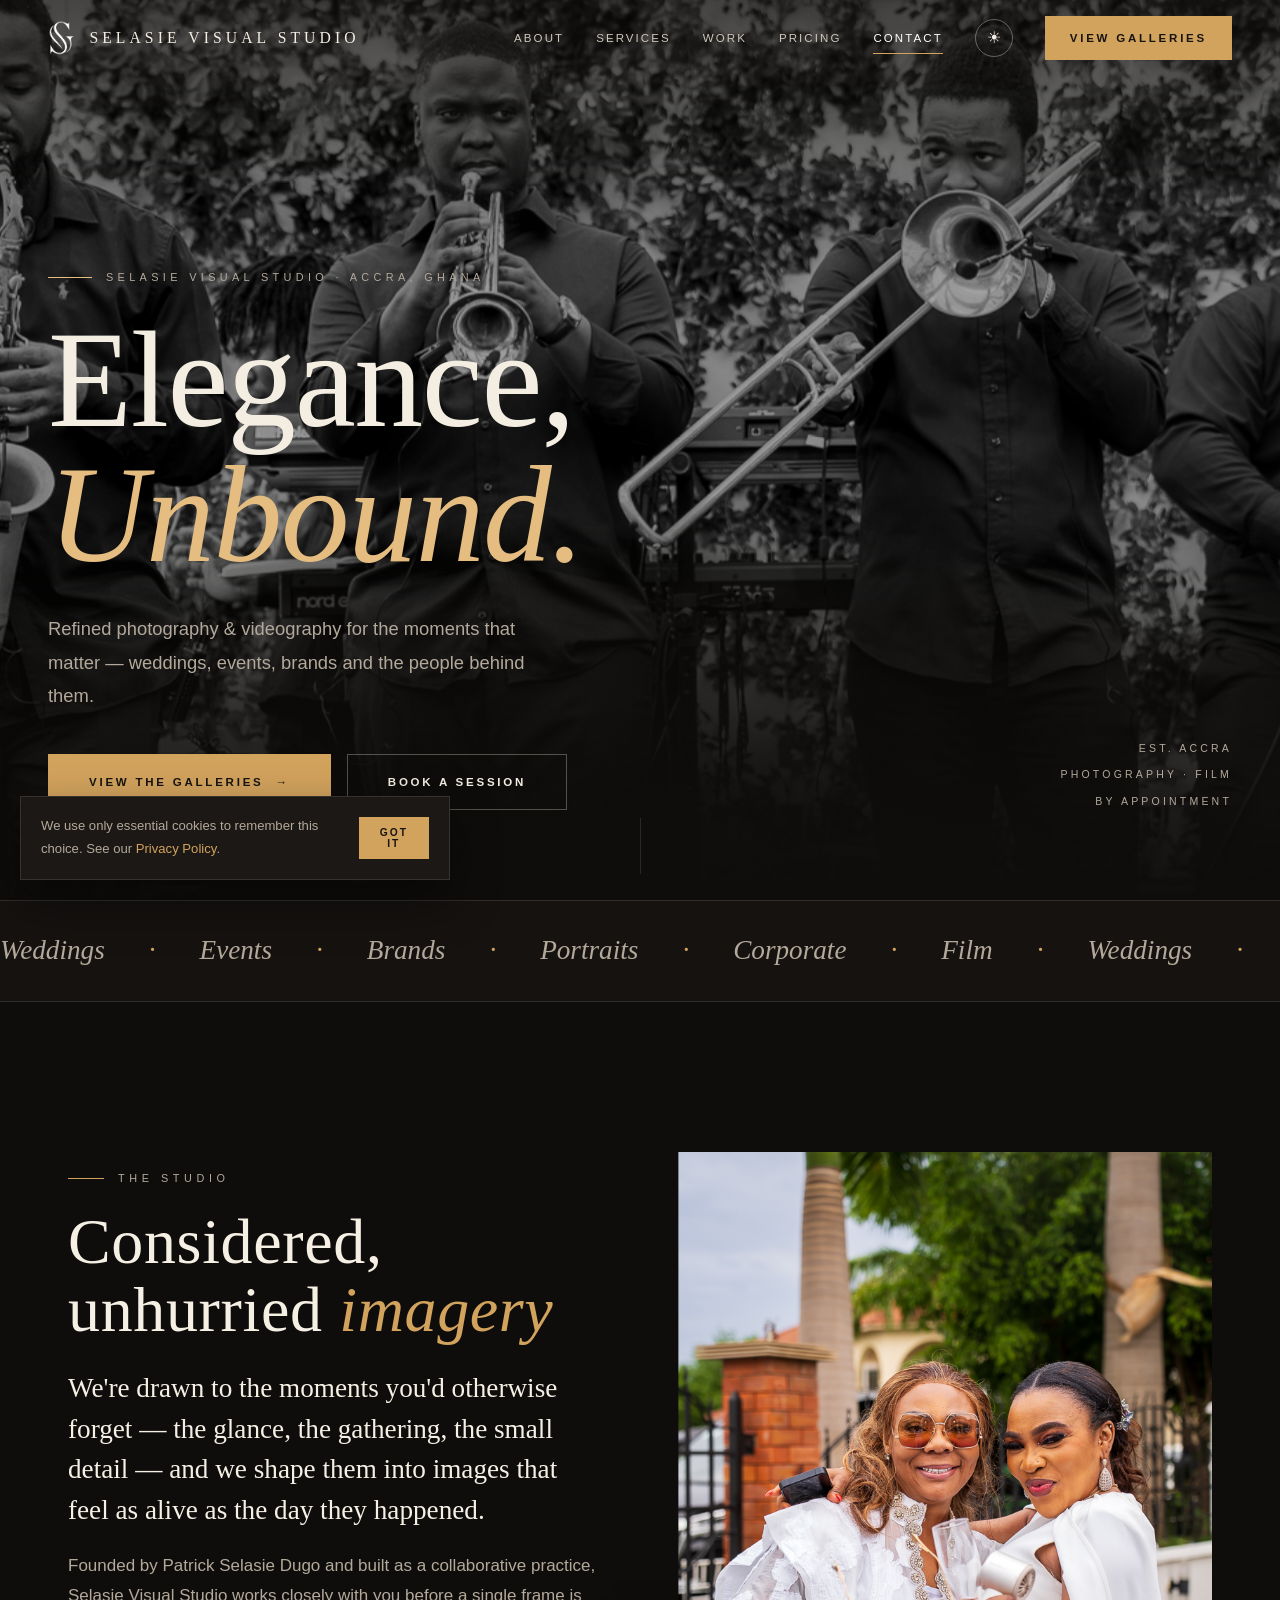
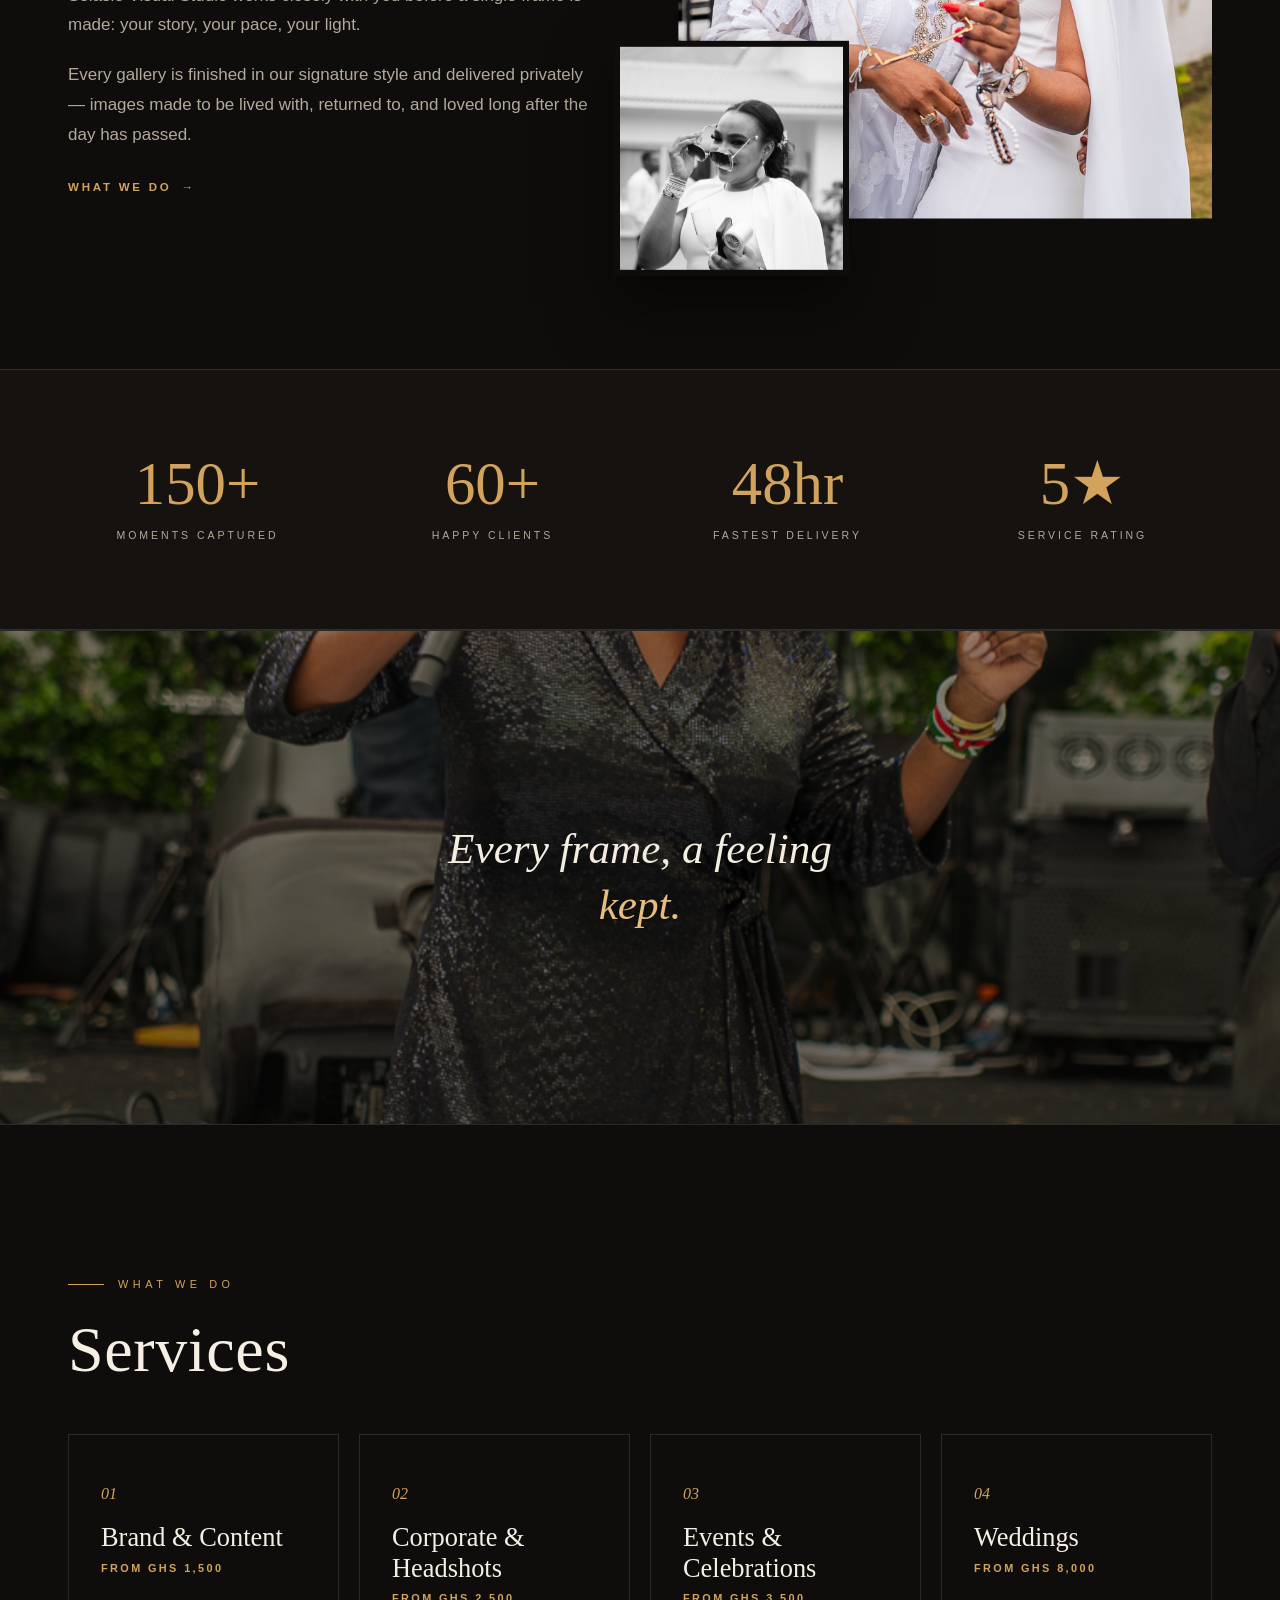
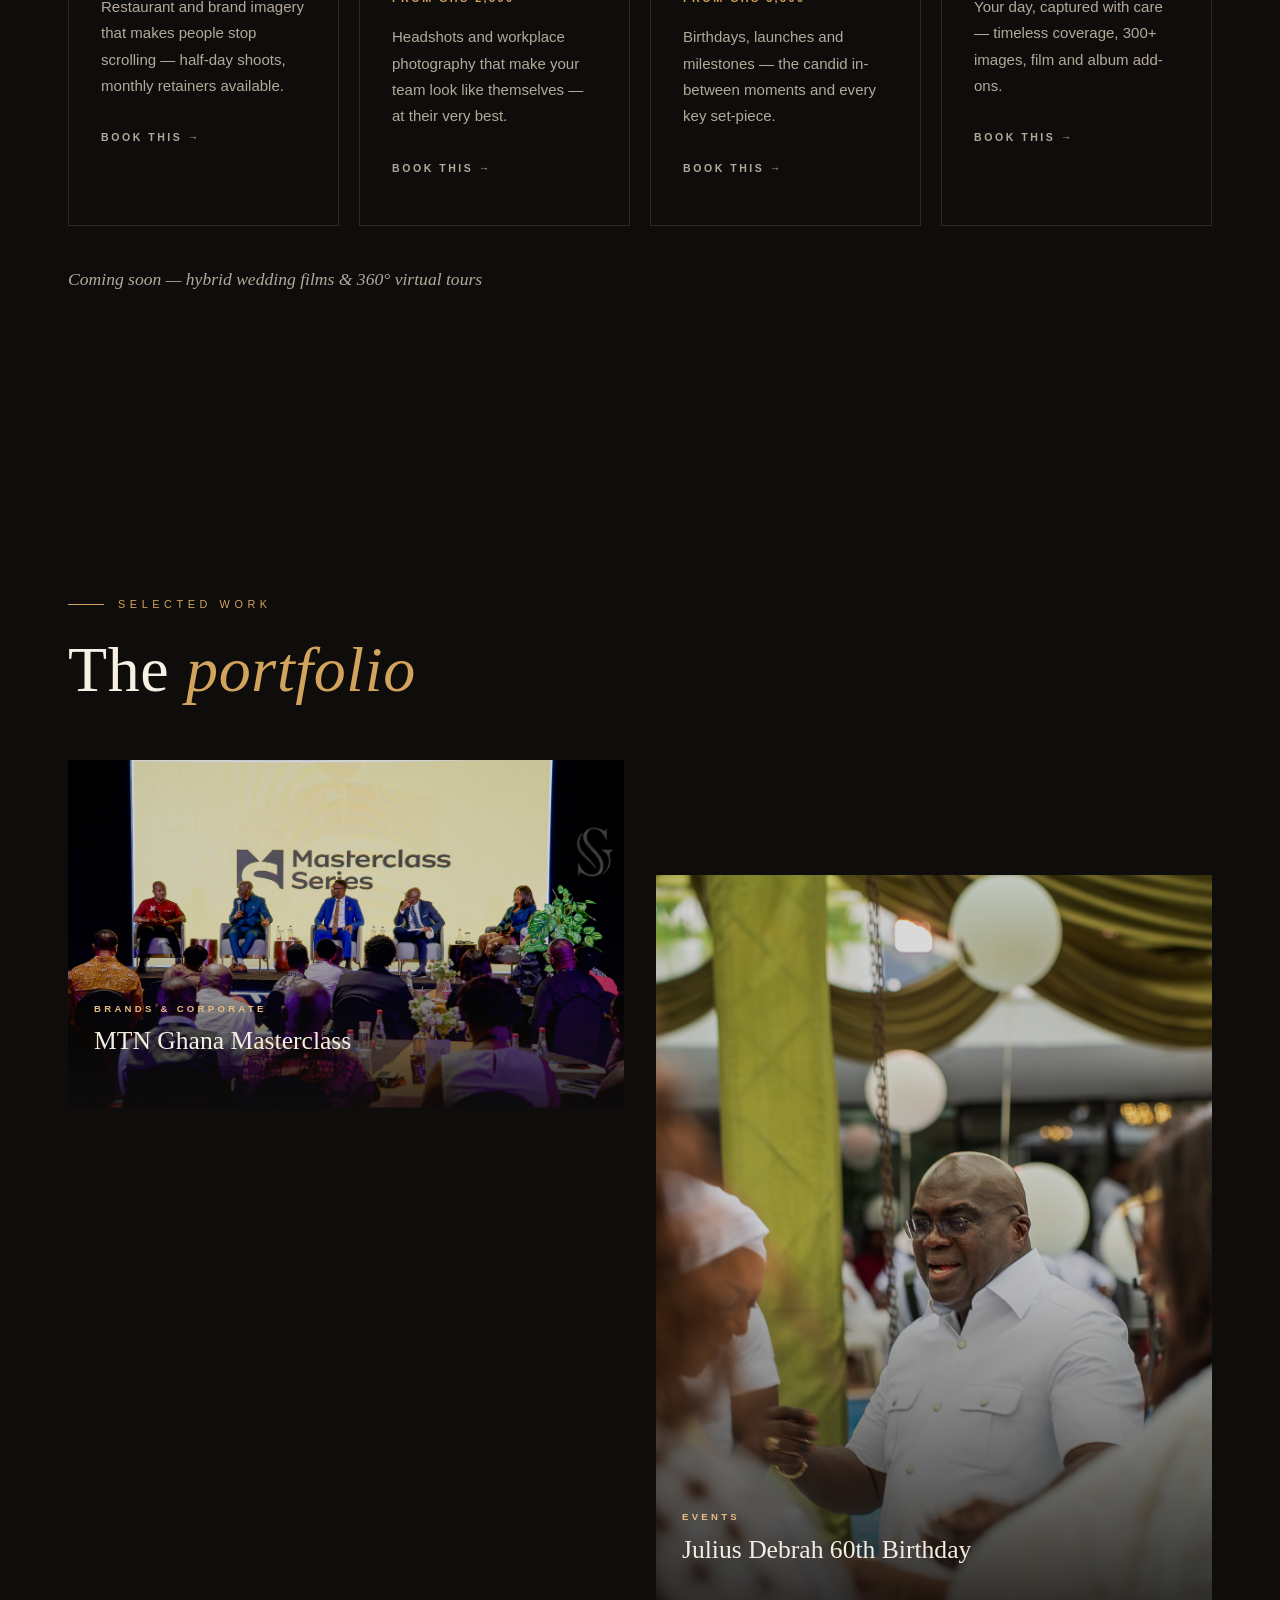
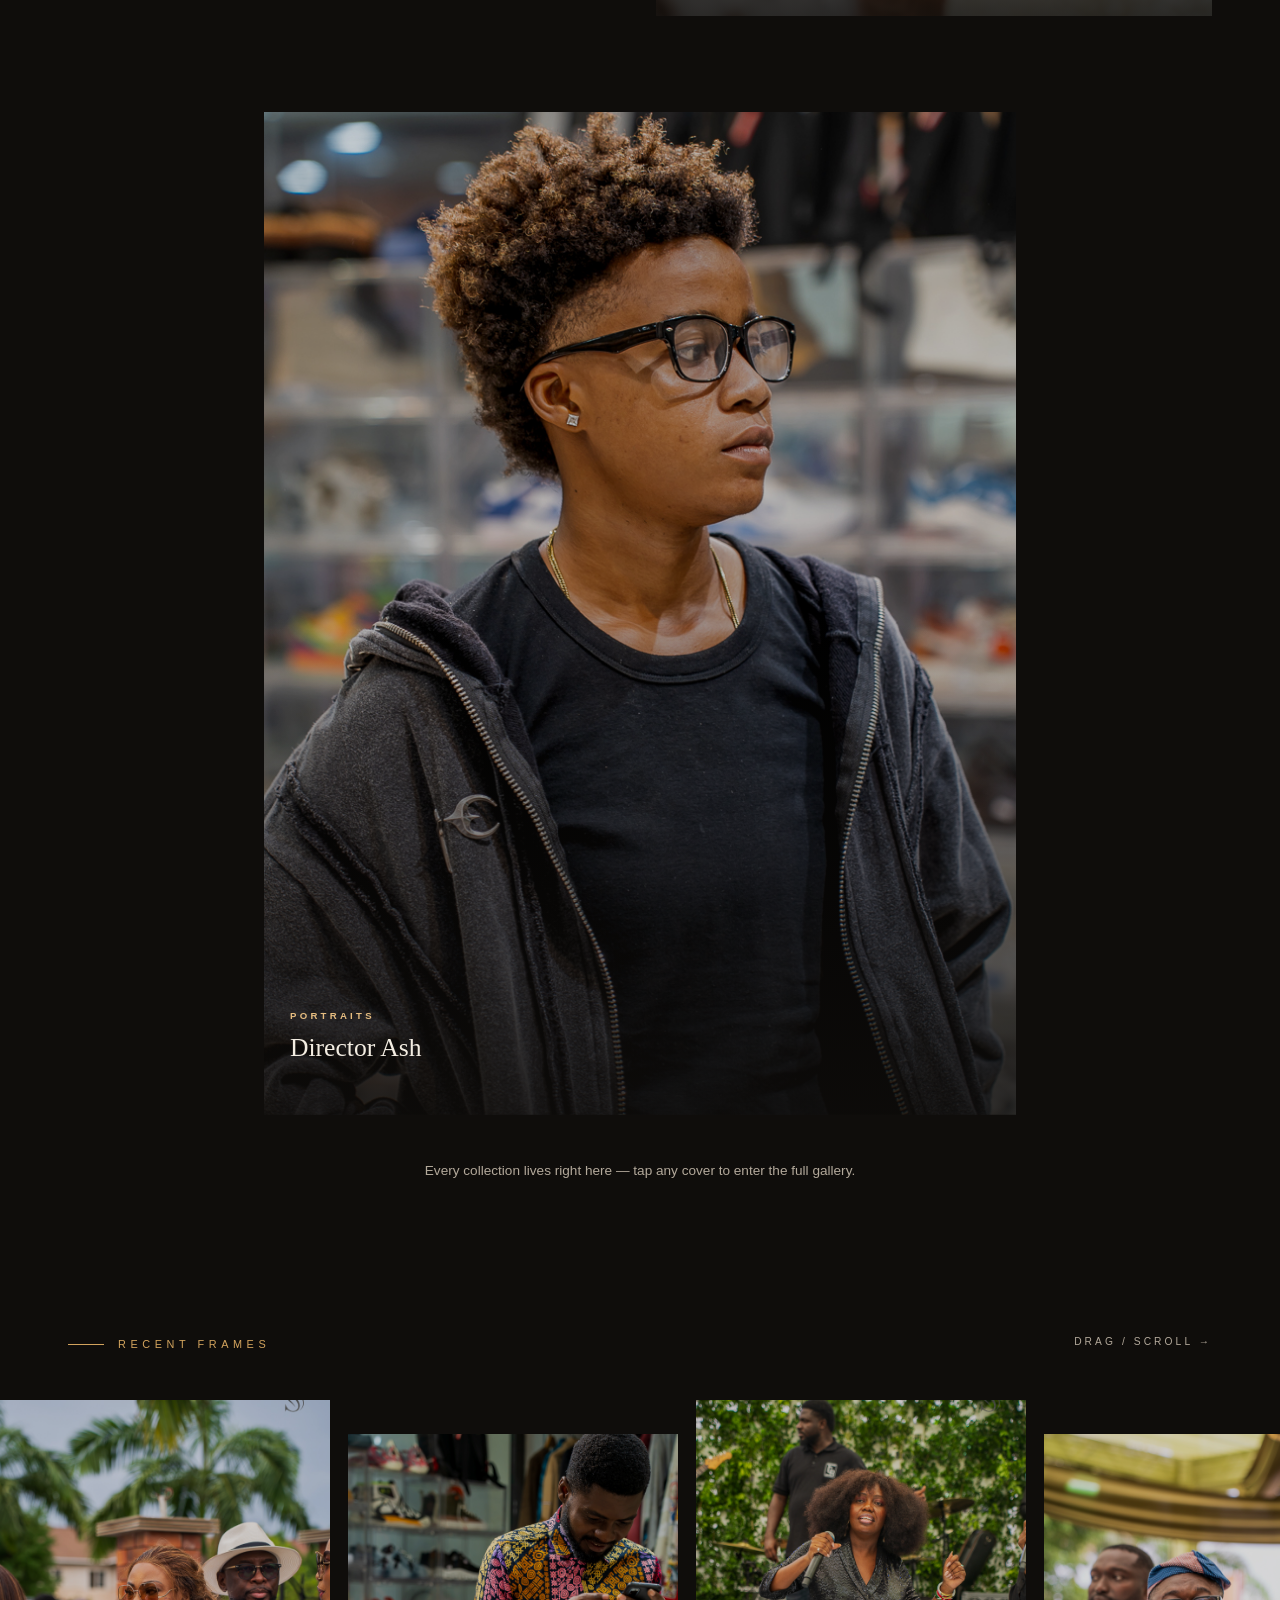
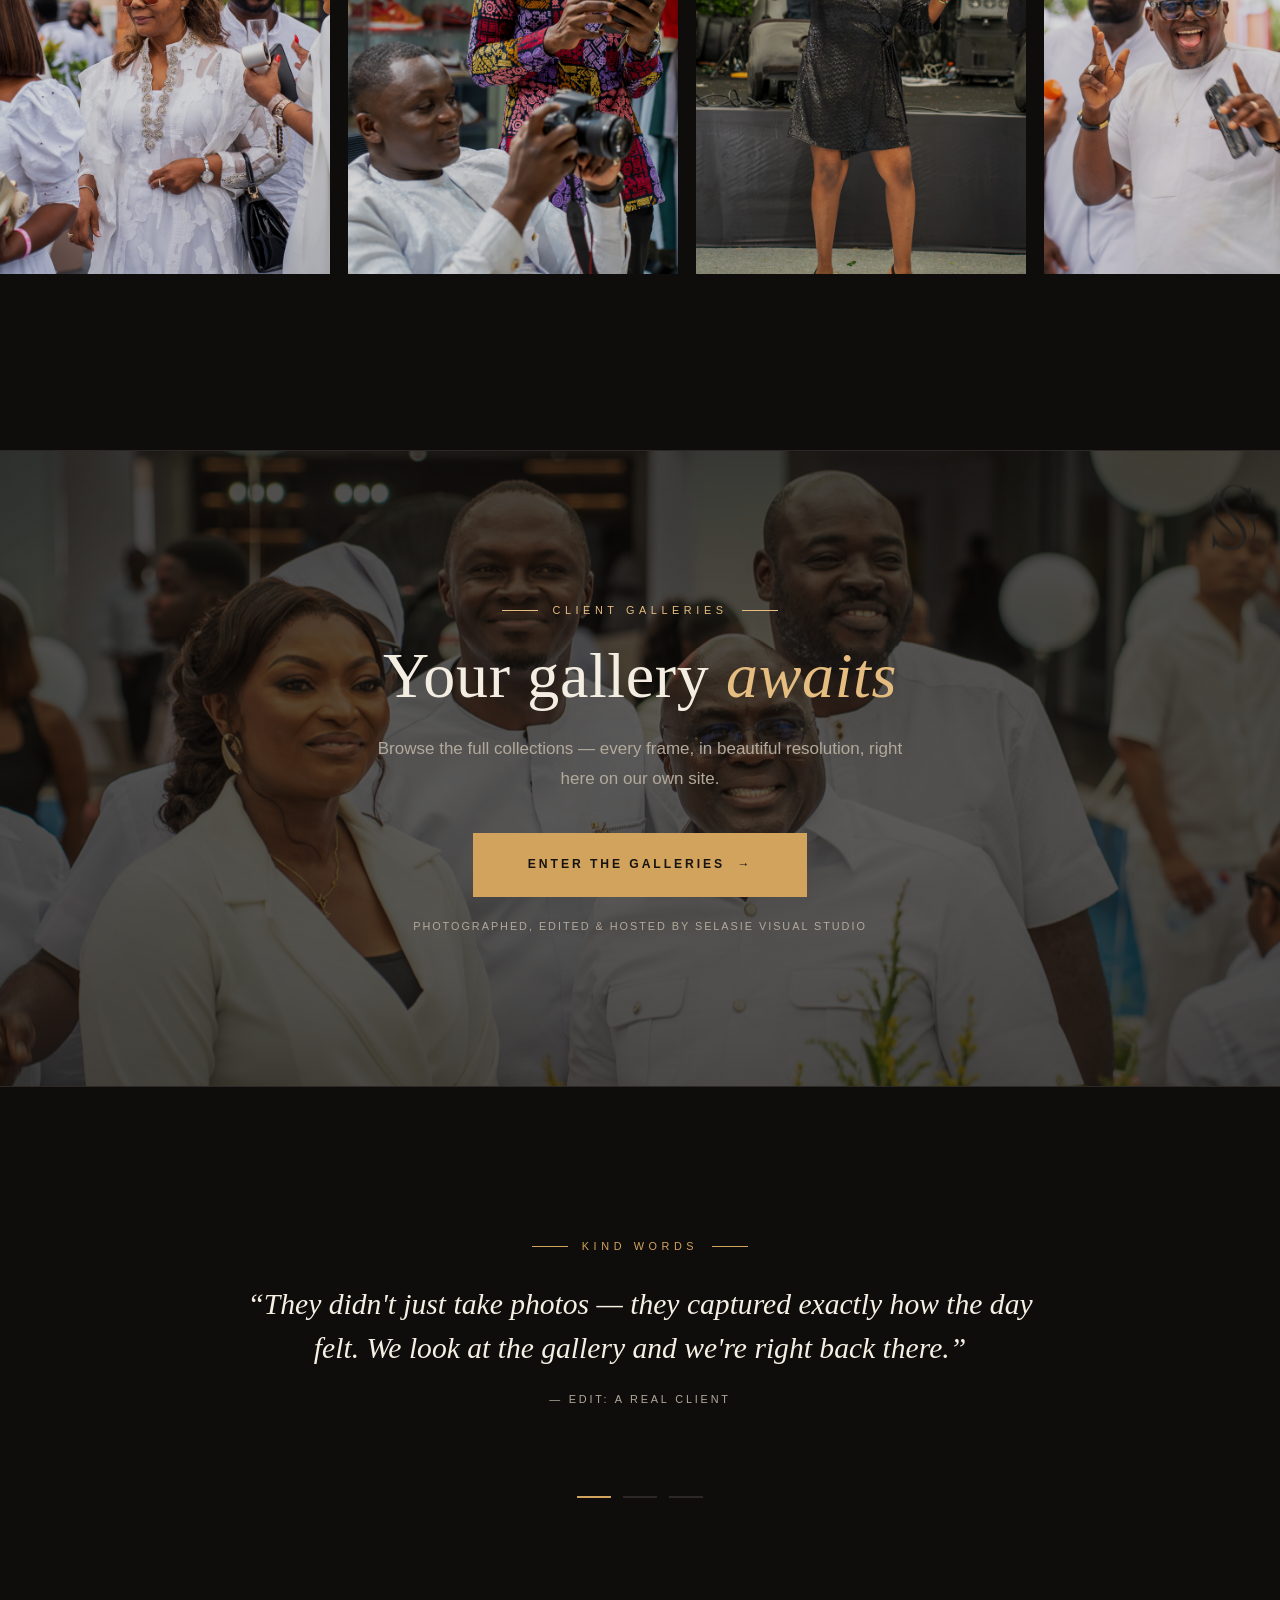
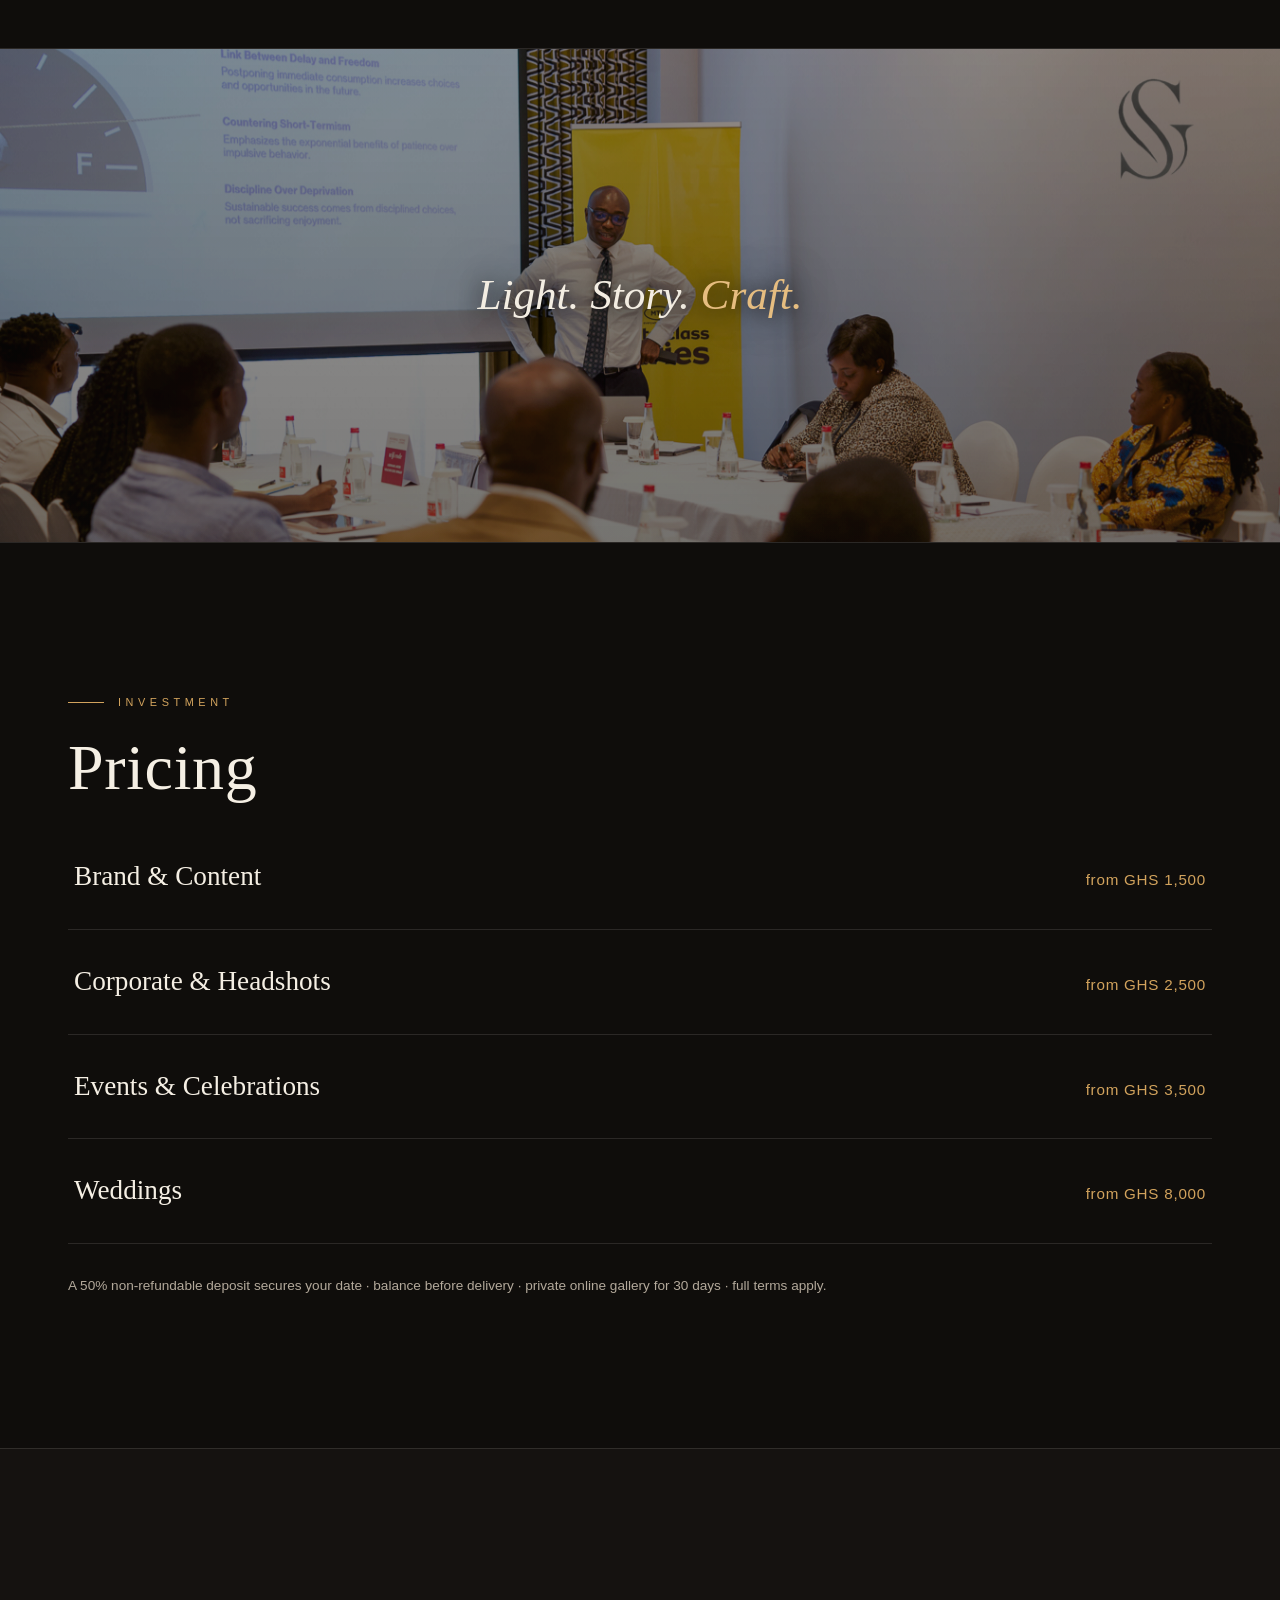
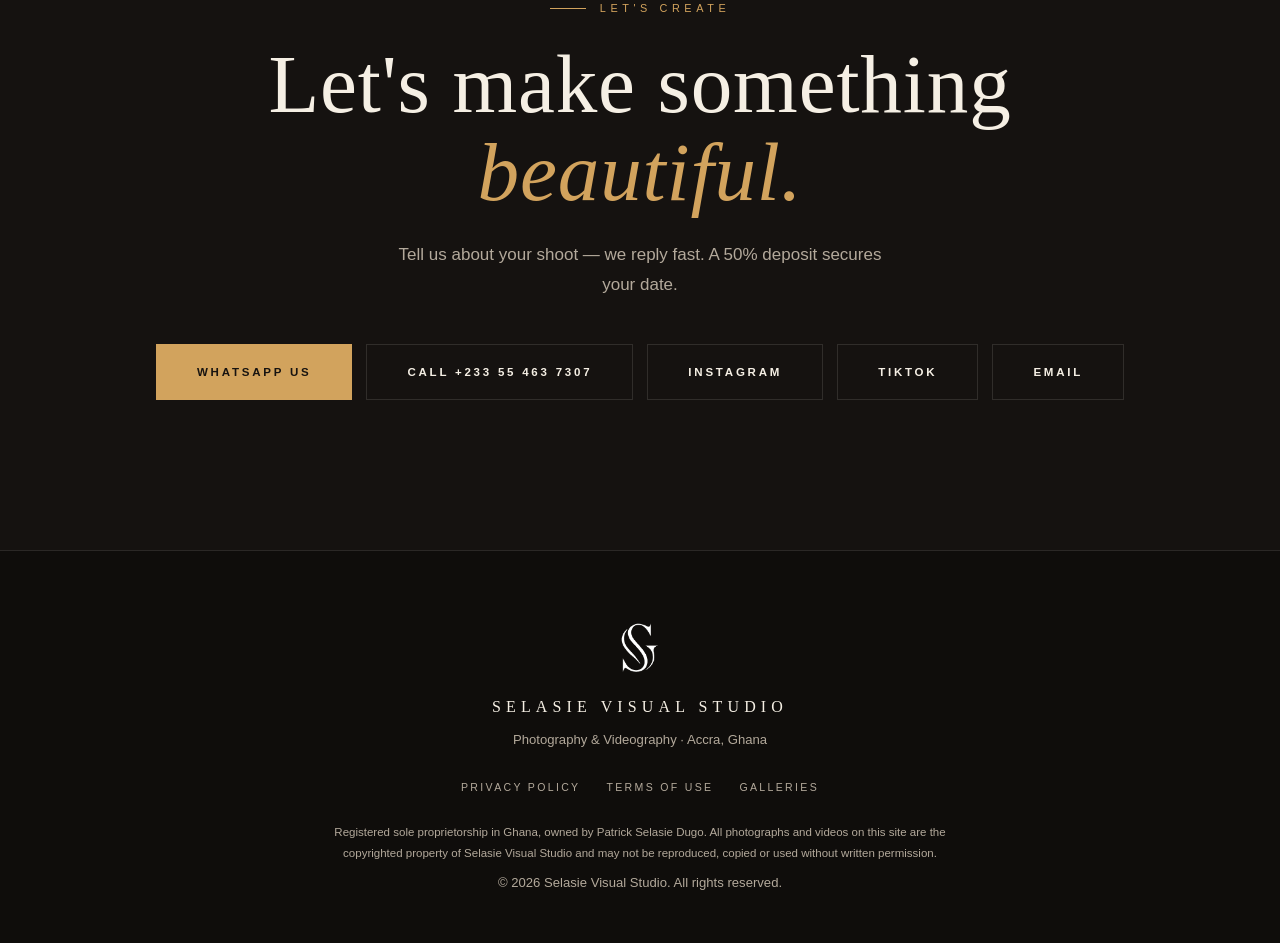
<file: index.html>
<!doctype html>
<html lang="en">
<head>
<meta charset="utf-8">
<meta name="viewport" content="width=device-width,initial-scale=1">
<title>Selasie Visual Studio — Photography &amp; Videography · Accra, Ghana</title>
<meta name="description" content="Refined photography and videography in Accra, Ghana. Weddings, events, brands, portraits and corporate — Elegance, Unbound. View the galleries or book your session.">
<link rel="canonical" href="https://www.selasievisualstudio.com/">
<meta name="theme-color" content="#0f0d0b">
<meta name="referrer" content="strict-origin-when-cross-origin">
<script>try{document.documentElement.dataset.theme=localStorage.getItem('svs-theme')||'dark'}catch(e){}</script>
<meta http-equiv="Content-Security-Policy" content="default-src 'self'; img-src 'self' blob: data:; style-src 'self' 'unsafe-inline' https://fonts.googleapis.com; font-src https://fonts.gstatic.com; script-src 'self' 'unsafe-inline'; connect-src 'self'; object-src 'none'; base-uri 'self'; form-action 'self'; upgrade-insecure-requests">

<!-- Social sharing -->
<meta property="og:type" content="website">
<meta property="og:title" content="Selasie Visual Studio — Elegance, Unbound">
<meta property="og:description" content="Refined photography &amp; videography in Accra, Ghana. Weddings · Events · Brands · Portraits · Corporate.">
<meta property="og:url" content="https://www.selasievisualstudio.com/">
<meta property="og:image" content="https://www.selasievisualstudio.com/og-image.png">
<meta name="twitter:card" content="summary_large_image">
<meta name="twitter:title" content="Selasie Visual Studio — Elegance, Unbound">
<meta name="twitter:description" content="Refined photography &amp; videography in Accra, Ghana.">
<meta name="twitter:image" content="https://www.selasievisualstudio.com/og-image.png">

<link rel="icon" href="images/logo-dark.png" type="image/png">
<link rel="apple-touch-icon" href="images/logo-dark.png">
<link rel="preconnect" href="https://fonts.googleapis.com">
<link rel="preconnect" href="https://fonts.gstatic.com" crossorigin>
<link href="https://fonts.googleapis.com/css2?family=Cormorant+Garamond:ital,wght@0,300;0,400;0,500;0,600;1,400;1,500&family=Manrope:wght@300;400;500;600&display=swap" rel="stylesheet">
<!--
  ══════════════════════════════════════════════════════════
  HOW TO EDIT THIS SITE (no coding needed)
  · All links & contacts: CFG block in the <script> at the
    bottom of this file — one place.
  · Prices, stats, testimonials: search "EDIT".
  · Gallery cards: search "GALLERY CARD".
  · Film strip images: search "FILM STRIP".
  ══════════════════════════════════════════════════════════
-->
<style>
  :root{
    --bg:#0f0d0b; --bg2:#151210; --panel:#1c1815;
    --ink:#f5efe4; --dim:#b3a99b; --line:rgba(243,237,226,.12);
    --gold:#d2a35d; --gold-soft:rgba(210,163,93,.16);
    --serif:'Cormorant Garamond',Georgia,serif;
    --sans:'Manrope',-apple-system,sans-serif;
    --ease:cubic-bezier(.16,1,.3,1);
  }
  html[data-theme="light"]{
    --bg:#f7f3ec; --bg2:#f1ebdf; --panel:#ffffff;
    --ink:#241f19; --dim:#6b5e4f; --line:rgba(44,38,32,.16);
    --gold:#9c7038; --gold-soft:rgba(156,112,56,.14);
  }
  .theme-btn{background:none;border:1px solid var(--line);color:var(--ink);width:38px;height:38px;border-radius:50%;cursor:pointer;font-size:1rem;line-height:1;transition:border-color .3s,color .3s}
  .theme-btn:hover{border-color:var(--gold);color:var(--gold)}
  /* text that sits on photos stays ivory in both themes */
  .hero,.interlude,.gallery,.g-card,.frame-card{color:#f3ede2}
  .hero .loc,.hero .lead,.hero-meta{color:#b5aca0}
  .hero .btn:not(.gold){border-color:rgba(243,237,226,.3);color:#f3ede2}
  .gallery p.sub,.gallery small{color:#ded6c9}
  .g-cat{color:#e0b877}
  html[data-theme="light"] nav.scrolled{background:rgba(247,243,236,.92)}
  html[data-theme="light"] body{font-weight:400}
  html[data-theme="light"] .h2{font-weight:500}
  html[data-theme="light"] .about-copy p,.about-copy p{transition:color .3s}
  /* nav floats over the dark hero photo in BOTH themes until you scroll — keep its text ivory there */
  nav:not(.scrolled) .nav-brand{color:#f3ede2}
  nav:not(.scrolled) .nav-links{color:#cfc7ba}
  nav:not(.scrolled) .nav-links a:not(.btn):hover,nav:not(.scrolled) .nav-links a.active{color:#fff}
  nav:not(.scrolled) .theme-btn{color:#f3ede2;border-color:rgba(243,237,226,.35)}
  nav:not(.scrolled) .menu-btn{color:#f3ede2}
  html[data-theme="light"] nav:not(.scrolled) .nav-brand img{filter:brightness(0) invert(1)}
  html[data-theme="light"] nav.scrolled .nav-links{color:#6b5e4f}
  html[data-theme="light"] #loader{background:var(--bg)}
  html[data-theme="light"] #cookie{box-shadow:0 20px 50px rgba(44,38,32,.18)}
  html[data-theme="light"] .about-media .float{border-color:var(--bg);box-shadow:0 30px 60px rgba(44,38,32,.25)}
  *{margin:0;padding:0;box-sizing:border-box}
  html{scroll-behavior:smooth}
  body{background:var(--bg);color:var(--ink);font-family:var(--sans);font-weight:300;font-size:17px;line-height:1.75;-webkit-font-smoothing:antialiased;overflow-x:hidden}
  a{color:inherit;text-decoration:none}
  img{display:block;max-width:100%}
  .wrap{max-width:1240px;margin:0 auto;padding:0 clamp(20px,4vw,48px)}
  section{padding:clamp(90px,12vw,150px) 0;position:relative}
  .eyebrow{display:flex;align-items:center;gap:14px;font-size:.68rem;letter-spacing:.42em;text-transform:uppercase;color:var(--gold);margin-bottom:22px;font-weight:500}
  .eyebrow::before{content:'';width:36px;height:1px;background:var(--gold)}
  .h2{font-family:var(--serif);font-weight:400;font-size:clamp(2.3rem,5.5vw,4rem);line-height:1.06;letter-spacing:.01em;margin-bottom:24px}
  .h2 em{font-style:italic;color:var(--gold)}

  /* ═══ Loader ═══ */
  #loader{position:fixed;inset:0;z-index:400;background:var(--bg);display:flex;flex-direction:column;gap:22px;align-items:center;justify-content:center;transition:opacity .7s var(--ease),visibility .7s}
  #loader img{width:74px;animation:lpulse 1.5s ease infinite}
  #loader span{font-family:var(--serif);font-style:italic;font-size:1.05rem;color:var(--dim);letter-spacing:.12em;animation:lpulse 1.5s .2s ease infinite}
  #loader.done{opacity:0;visibility:hidden}
  @keyframes lpulse{0%,100%{opacity:.45}50%{opacity:1}}
  #prog{position:fixed;top:0;left:0;height:2px;width:0;background:linear-gradient(90deg,var(--gold),#e8c68c);z-index:300}

  /* ═══ Nav ═══ */
  nav{position:fixed;top:0;left:0;right:0;z-index:200;transition:background .45s,border-color .45s,transform .45s;border-bottom:1px solid transparent}
  nav.scrolled{background:rgba(15,13,11,.9);backdrop-filter:blur(16px);border-color:var(--line)}
  nav.hide{transform:translateY(-100%)}
  .nav-in{display:flex;justify-content:space-between;align-items:center;padding:16px clamp(20px,4vw,48px);max-width:1400px;margin:0 auto}
  .nav-brand{display:flex;align-items:center;gap:13px;font-family:var(--serif);font-size:.98rem;letter-spacing:.26em}
  .nav-brand img{height:36px;width:auto}
  .nav-links{display:flex;align-items:center;gap:32px;font-size:.72rem;letter-spacing:.18em;text-transform:uppercase;color:var(--dim);font-weight:500}
  .nav-links a:not(.btn){position:relative;padding:6px 0;transition:color .3s}
  .nav-links a:not(.btn)::after{content:'';position:absolute;left:0;bottom:0;width:0;height:1px;background:var(--gold);transition:width .35s var(--ease)}
  .nav-links a:not(.btn):hover::after,.nav-links a.active::after{width:100%}
  .nav-links a:not(.btn):hover,.nav-links a.active{color:var(--ink)}
  .menu-btn{display:none;background:none;border:none;color:var(--ink);font-size:1.5rem;cursor:pointer;line-height:1}
  @media(max-width:880px){
    .menu-btn{display:block}
    .nav-links{position:absolute;top:100%;left:0;right:0;flex-direction:column;gap:0;background:rgba(15,13,11,.98);backdrop-filter:blur(16px);border-bottom:1px solid var(--line);display:none;padding:8px 0 26px}
    .nav-links.open{display:flex}
    .nav-links a{padding:14px 26px!important}
  }

  /* ═══ Buttons ═══ */
  .btn{position:relative;display:inline-flex;align-items:center;gap:12px;padding:17px 40px;font-size:.72rem;letter-spacing:.24em;text-transform:uppercase;font-weight:600;border:1px solid var(--line);overflow:hidden;transition:color .4s var(--ease),border-color .4s;isolation:isolate;cursor:pointer}
  .btn::before{content:'';position:absolute;inset:0;background:var(--gold);transform:scaleY(0);transform-origin:bottom;transition:transform .45s var(--ease);z-index:-1}
  .btn:hover{color:#171310;border-color:var(--gold)}
  .btn:hover::before{transform:scaleY(1)}
  .btn.gold{background:var(--gold);border-color:var(--gold);color:#171310}
  .btn.gold::before{background:#0f0d0b}
  .btn.gold:hover{color:var(--gold)}
  .btn.sm{padding:11px 24px}
  .btn.lg{padding:20px 54px;font-size:.76rem}
  .btn .arr{transition:transform .35s var(--ease)}
  .btn:hover .arr{transform:translateX(5px)}

  /* ═══ Hero ═══ */
  .hero{position:relative;height:100svh;min-height:640px;display:flex;align-items:flex-end;overflow:hidden;padding:0}
  .hero-media{position:absolute;inset:-8% 0;will-change:transform}
  .hero-media img{position:absolute;top:0;left:0;width:100%;height:100%;object-fit:cover;filter:brightness(.64) saturate(.95) contrast(1.02);animation:heroIn 2.2s var(--ease) forwards;transform:scale(1.12);transition:opacity 2.2s var(--ease)}
  .hero-media img.off{opacity:0}
  @keyframes heroIn{to{transform:scale(1)}}
  .hero-veil{position:absolute;inset:0;background:
    radial-gradient(120% 90% at 50% 110%,rgba(15,13,11,.92) 20%,transparent 60%),
    linear-gradient(to bottom,rgba(15,13,11,.55),transparent 30%,transparent 55%,rgba(15,13,11,.97))}
  .hero-in{position:relative;z-index:2;width:100%;max-width:1400px;margin:0 auto;padding:0 clamp(20px,4vw,48px) clamp(70px,10vh,120px)}
  .hero .loc{display:flex;align-items:center;gap:14px;font-size:.68rem;letter-spacing:.4em;text-transform:uppercase;color:var(--dim);margin-bottom:26px;font-weight:500}
  .hero .loc::before{content:'';width:44px;height:1px;background:var(--gold)}
  .hero h1{font-family:var(--serif);font-weight:300;font-size:clamp(3.4rem,11vw,8.6rem);line-height:.98;letter-spacing:-.01em}
  .hero h1 em{font-style:italic;color:var(--gold)}
  .hero .lead{margin-top:30px;max-width:520px;font-size:clamp(1rem,1.6vw,1.15rem);color:var(--dim);line-height:1.8}
  .hero-cta{margin-top:42px;display:flex;gap:16px;flex-wrap:wrap}
  .hero-meta{position:absolute;right:clamp(20px,4vw,48px);bottom:clamp(70px,10vh,120px);z-index:2;display:flex;flex-direction:column;gap:8px;text-align:right;font-size:.66rem;letter-spacing:.3em;text-transform:uppercase;color:var(--dim)}
  @media(max-width:880px){.hero-meta{display:none}}
  .hi{opacity:0;transform:translateY(34px);animation:rise 1.1s var(--ease) forwards}
  .d1{animation-delay:.25s}.d2{animation-delay:.4s}.d3{animation-delay:.55s}.d4{animation-delay:.7s}.d5{animation-delay:.9s}
  @keyframes rise{to{opacity:1;transform:none}}
  .scrolldown{position:absolute;left:50%;bottom:26px;transform:translateX(-50%);z-index:2;width:1px;height:56px;background:var(--line);overflow:hidden}
  .scrolldown::after{content:'';position:absolute;left:0;top:-50%;width:100%;height:50%;background:var(--gold);animation:drip 2s var(--ease) infinite}
  @keyframes drip{0%{top:-50%}100%{top:110%}}
  .sr{position:absolute;width:1px;height:1px;overflow:hidden;clip:rect(0 0 0 0)}

  /* ═══ Marquee ═══ */
  .marq{overflow:hidden;padding:26px 0;border-top:1px solid var(--line);border-bottom:1px solid var(--line);background:var(--bg2)}
  .marq-in{display:flex;gap:44px;white-space:nowrap;width:max-content;animation:marq 34s linear infinite;font-family:var(--serif);font-style:italic;font-size:clamp(1.2rem,2.4vw,1.7rem);color:var(--dim)}
  .marq-in b{color:var(--gold);font-weight:400}
  @keyframes marq{to{transform:translateX(-50%)}}

  /* ═══ Reveal & media wipes ═══ */
  .rv{opacity:0;transform:translateY(44px);transition:opacity 1s var(--ease),transform 1s var(--ease)}
  .rv.in{opacity:1;transform:none}
  .wipe{overflow:hidden}
  .wipe img{clip-path:inset(14% 8% 14% 8%);transform:scale(1.14);transition:clip-path 1.3s var(--ease),transform 1.3s var(--ease)}
  .wipe.in img{clip-path:inset(0 0 0 0);transform:scale(1)}

  /* ═══ About ═══ */
  .about-grid{display:grid;grid-template-columns:1fr 1fr;gap:clamp(40px,6vw,90px);align-items:center}
  .about-copy p{margin-bottom:20px;color:var(--dim)}
  .about-copy p.first{font-family:var(--serif);font-size:clamp(1.35rem,2.4vw,1.7rem);color:var(--ink);line-height:1.5}
  .tlink{display:inline-flex;align-items:center;gap:10px;margin-top:8px;color:var(--gold);font-size:.72rem;letter-spacing:.24em;text-transform:uppercase;font-weight:600}
  .tlink .arr{transition:transform .3s var(--ease)}
  .tlink:hover .arr{transform:translateX(6px)}
  .about-media{position:relative}
  .about-media .main{aspect-ratio:4/5;object-fit:cover;width:100%}
  .about-media .float{position:absolute;width:44%;bottom:-9%;left:-12%;border:6px solid var(--bg);box-shadow:0 30px 60px rgba(0,0,0,.5);will-change:transform}
  .about-media .float img{aspect-ratio:1/1;object-fit:cover}
  @media(max-width:860px){.about-grid{grid-template-columns:1fr}.about-media .float{left:auto;right:-4%;width:40%}}

  /* ═══ Stats ═══ */
  .stats{background:var(--bg2);border-top:1px solid var(--line);border-bottom:1px solid var(--line);padding:clamp(56px,7vw,84px) 0}
  .stat-grid{display:grid;grid-template-columns:repeat(auto-fit,minmax(150px,1fr));gap:36px;text-align:center}
  .stat-n{font-family:var(--serif);font-size:clamp(2.5rem,5.5vw,3.8rem);color:var(--gold);line-height:1}
  .stat-l{font-size:.66rem;letter-spacing:.28em;text-transform:uppercase;color:var(--dim);margin-top:12px;font-weight:500}

  /* ═══ Services ═══ */
  .svc-grid{display:grid;grid-template-columns:repeat(auto-fit,minmax(270px,1fr));gap:20px;margin-top:50px}
  .svc{position:relative;display:block;border:1px solid var(--line);padding:44px 32px;overflow:hidden;isolation:isolate;transition:border-color .4s,transform .5s var(--ease)}
  .svc:hover{border-color:var(--gold);transform:translateY(-8px)}
  .svc .svc-bg{position:absolute;inset:0;z-index:-1;opacity:0;transition:opacity .7s var(--ease);overflow:hidden}
  .svc .svc-bg img{width:100%;height:100%;object-fit:cover;filter:brightness(.6) saturate(1.02);transform:scale(1.14);transition:transform 1.6s var(--ease)}
  .svc .svc-bg::after{content:'';position:absolute;inset:0;background:linear-gradient(to top,rgba(15,13,11,.92) 10%,rgba(15,13,11,.5) 55%,rgba(15,13,11,.28))}
  .svc:hover .svc-bg{opacity:1}
  .svc:hover .svc-bg img{transform:scale(1.03)}
  .svc:hover{color:#f3ede2}
  .svc:hover h3{color:#fff}
  .svc:hover p{color:#ded6c9}
  .svc:hover .price,.svc:hover .svc-n{color:#e8c68c}
  .svc:hover .svc-go{color:#e8c68c}
  .svc-n{font-family:var(--serif);font-style:italic;color:var(--gold);font-size:1rem}
  .svc h3{font-family:var(--serif);font-weight:500;font-size:1.65rem;margin:14px 0 6px;line-height:1.15}
  .svc .price{font-size:.68rem;letter-spacing:.22em;text-transform:uppercase;color:var(--gold);margin-bottom:16px;font-weight:600}
  .svc p{color:var(--dim);font-size:.94rem;margin-bottom:22px}
  .svc-go{display:inline-flex;align-items:center;gap:9px;font-size:.66rem;letter-spacing:.24em;text-transform:uppercase;color:var(--dim);font-weight:600;transition:color .3s,gap .3s}
  .svc:hover .svc-go{color:var(--gold);gap:15px}
  .soon{margin-top:38px;font-family:var(--serif);font-style:italic;font-size:1.1rem;color:var(--dim)}

  .g-card:hover{box-shadow:0 32px 70px rgba(0,0,0,.55)}
  .svc:hover{box-shadow:0 24px 60px rgba(0,0,0,.5)}
  html[data-theme="light"] .g-card:hover{box-shadow:0 32px 70px rgba(44,38,32,.28)}
  html[data-theme="light"] .svc:hover{box-shadow:0 24px 60px rgba(44,38,32,.22)}
  nav.scrolled{box-shadow:0 12px 40px rgba(0,0,0,.3)}

  /* ═══ Interludes — full-bleed image breaks between sections ═══ */
  .interlude{position:relative;height:clamp(340px,55vh,560px);overflow:hidden;display:flex;align-items:center;justify-content:center;text-align:center;border-top:1px solid var(--line);border-bottom:1px solid var(--line);padding:0 24px}
  .interlude .bg{position:absolute;inset:-12% 0;will-change:transform;z-index:0}
  .interlude .bg img{width:100%;height:100%;object-fit:cover;filter:brightness(.78) saturate(.98)}
  .interlude::before{content:'';position:absolute;inset:0;z-index:1;background:linear-gradient(rgba(15,13,11,.24),rgba(15,13,11,.42))}
  .interlude q{position:relative;z-index:2;font-family:var(--serif);font-style:italic;font-weight:300;font-size:clamp(1.5rem,3.8vw,2.7rem);max-width:22ch;line-height:1.3;quotes:none;text-shadow:0 2px 20px rgba(15,13,11,.9),0 0 46px rgba(15,13,11,.6)}
  .interlude q em{color:var(--gold);font-style:italic}

  /* ═══ Work — staggered editorial grid ═══ */
  .work-grid{display:grid;grid-template-columns:repeat(12,1fr);gap:clamp(16px,2.5vw,32px);margin-top:56px;align-items:start}
  .g-card{position:relative;display:block;overflow:hidden;background:var(--panel);will-change:transform}
  .g-card .frame{position:relative;overflow:hidden}
  .g-card img{width:100%;height:100%;object-fit:cover;filter:brightness(.85) saturate(.96);transition:transform 1.3s var(--ease),filter .7s}
  .g-card:hover img{transform:scale(1.09);filter:brightness(.6) saturate(1.05)}
  .g-veil{position:absolute;inset:0;background:linear-gradient(to top,rgba(15,13,11,.92) 0%,transparent 50%);opacity:.9;transition:opacity .5s}
  .g-info{position:absolute;left:26px;right:26px;bottom:24px;z-index:2;transform:translateY(6px);transition:transform .5s var(--ease)}
  .g-card:hover .g-info{transform:none}
  .g-cat{font-size:.6rem;letter-spacing:.34em;text-transform:uppercase;color:var(--gold);margin-bottom:9px;font-weight:600}
  .g-title{font-family:var(--serif);font-weight:500;font-size:clamp(1.35rem,2vw,1.7rem);line-height:1.15}
  .g-cta{display:inline-flex;align-items:center;gap:10px;margin-top:12px;font-size:.62rem;letter-spacing:.28em;text-transform:uppercase;color:var(--dim);font-weight:600;opacity:0;transform:translateY(8px);transition:all .45s var(--ease)}
  .g-card:hover .g-cta{opacity:1;transform:none;color:var(--ink)}
  .g-cta::after{content:'→';color:var(--gold)}
  .gc1{grid-column:1/7}.gc1 .frame{aspect-ratio:3/4}
  .gc2{grid-column:7/13;margin-top:clamp(50px,9vw,130px)}.gc2 .frame{aspect-ratio:4/5}
  .gc3{grid-column:3/11;margin-top:clamp(30px,5vw,70px)}.gc3 .frame{aspect-ratio:16/10}
  .g-card .frame.land{aspect-ratio:16/10}.g-card .frame.port{aspect-ratio:3/4}
  @media(max-width:760px){
    .gc1,.gc2,.gc3{grid-column:1/13;margin-top:0}
    .gc2{margin-top:8px}.gc3{margin-top:8px}
    .gc3 .frame{aspect-ratio:4/5}
  }
  .port-note{margin-top:44px;color:var(--dim);font-size:.85rem;text-align:center}
  .port-note a{color:var(--gold);border-bottom:1px solid var(--gold-soft)}

  /* ═══ FILM STRIP ═══ */
  .strip{padding:0 0 clamp(90px,12vw,150px)}
  .strip-head{display:flex;justify-content:space-between;align-items:baseline;gap:20px;margin-bottom:36px}
  .strip-head .hint{font-size:.64rem;letter-spacing:.3em;text-transform:uppercase;color:var(--dim)}
  .strip-track{display:flex;gap:18px;overflow-x:auto;padding:10px clamp(20px,4vw,48px) 26px;scroll-snap-type:x mandatory;scrollbar-width:none}
  .strip-track::-webkit-scrollbar{display:none}
  .frame-card{flex:0 0 clamp(230px,26vw,330px);aspect-ratio:3/4;overflow:hidden;scroll-snap-align:start;position:relative;background:var(--panel)}
  .frame-card:nth-child(even){margin-top:34px}
  .frame-card.land{flex:0 0 clamp(320px,40vw,470px);aspect-ratio:3/2}
  .frame-card img{width:100%;height:100%;object-fit:cover;filter:brightness(.85);transition:transform 1.1s var(--ease),filter .6s}
  .frame-card:hover img{transform:scale(1.07);filter:brightness(1)}

  /* ═══ Gallery funnel ═══ */
  .gallery{position:relative;text-align:center;overflow:hidden;border-top:1px solid var(--line);border-bottom:1px solid var(--line)}
  .gallery .bgimg{position:absolute;inset:-10% 0;z-index:0;will-change:transform}
  .gallery .bgimg img{width:100%;height:100%;object-fit:cover;filter:brightness(.64) saturate(.95)}
  .gallery::before{content:'';position:absolute;inset:0;z-index:1;background:radial-gradient(120% 100% at 50% 50%,rgba(15,13,11,.42),rgba(15,13,11,.7))}
  .gallery .wrap{position:relative;z-index:2}
  .gallery .eyebrow{justify-content:center}
  .gallery .eyebrow::after{content:'';width:36px;height:1px;background:var(--gold)}
  .gallery p.sub{color:var(--dim);max-width:540px;margin:0 auto 40px}
  .gallery small{display:block;margin-top:20px;color:var(--dim);font-size:.68rem;letter-spacing:.18em;text-transform:uppercase}

  /* ═══ Testimonials ═══ */
  .ttm{text-align:center}
  .ttm .eyebrow{justify-content:center}
  .ttm .eyebrow::after{content:'';width:36px;height:1px;background:var(--gold)}
  .quote{position:relative;max-width:800px;margin:26px auto 0;min-height:180px}
  .q{position:absolute;inset:0;opacity:0;transition:opacity .8s var(--ease);visibility:hidden}
  .q.on{opacity:1;position:relative;visibility:visible}
  .q p{font-family:var(--serif);font-style:italic;font-size:clamp(1.3rem,2.8vw,1.85rem);line-height:1.5}
  .q cite{display:block;margin-top:20px;font-style:normal;font-size:.68rem;letter-spacing:.26em;text-transform:uppercase;color:var(--dim);font-weight:500}
  .dots{display:flex;gap:12px;justify-content:center;margin-top:34px}
  .dots button{width:34px;height:2px;border-radius:0;border:none;background:var(--line);cursor:pointer;transition:background .3s}
  .dots button.on{background:var(--gold)}

  /* ═══ Pricing ═══ */
  .price-row{display:flex;justify-content:space-between;align-items:baseline;gap:22px;padding:28px 6px;border-bottom:1px solid var(--line);transition:padding .35s var(--ease),background .35s}
  .price-row:hover{background:var(--gold-soft);padding-left:18px;padding-right:18px}
  .price-row span{font-family:var(--serif);font-size:clamp(1.3rem,2.4vw,1.7rem)}
  .price-row b{color:var(--gold);font-weight:500;letter-spacing:.05em;white-space:nowrap;font-size:.95rem}
  .price-terms{margin-top:30px;color:var(--dim);font-size:.85rem}

  /* ═══ Contact ═══ */
  .contact{background:var(--bg2);border-top:1px solid var(--line);text-align:center;overflow:hidden}
  .contact .h2.xl{font-size:clamp(2.6rem,7vw,5.2rem)}
  .contact p.sub{color:var(--dim);max-width:520px;margin:0 auto 44px}
  .contact-links{display:flex;flex-wrap:wrap;gap:14px;justify-content:center}

  /* ═══ Footer ═══ */
  footer{padding:70px clamp(20px,4vw,48px) 48px;text-align:center;border-top:1px solid var(--line)}
  footer img{height:54px;width:auto;margin:0 auto 18px}
  .ft{font-family:var(--serif);letter-spacing:.32em;font-size:1rem;text-transform:uppercase}
  footer p{color:var(--dim);font-size:.82rem;margin-top:8px}
  .legal{display:flex;flex-wrap:wrap;gap:26px;justify-content:center;margin:26px 0;font-size:.66rem;letter-spacing:.22em;text-transform:uppercase;color:var(--dim);font-weight:500}
  .legal a:hover{color:var(--gold)}
  .fine{max-width:660px;margin:16px auto 0;font-size:.72rem;line-height:1.8}

  /* ═══ Cookie ═══ */
  #cookie{position:fixed;bottom:20px;left:20px;right:20px;max-width:430px;z-index:250;background:var(--panel);border:1px solid var(--line);padding:18px 20px;display:none;gap:16px;align-items:center;font-size:.82rem;color:var(--dim);box-shadow:0 20px 50px rgba(0,0,0,.45)}
  #cookie.show{display:flex}
  #cookie a{color:var(--gold)}
  #cookie button{background:var(--gold);border:none;padding:10px 20px;font-size:.64rem;letter-spacing:.2em;text-transform:uppercase;cursor:pointer;color:#171310;font-weight:600}

  ::selection{background:var(--gold);color:#171310}
  :focus-visible{outline:2px solid var(--gold);outline-offset:3px}

  @media (prefers-reduced-motion:reduce){
    *,*::before,*::after{animation-duration:.01ms!important;animation-iteration-count:1!important;transition-duration:.01ms!important}
    .rv,.hi{opacity:1;transform:none}
    .wipe img{clip-path:none;transform:none}
    html{scroll-behavior:auto}
  }

  /* ═══ Legibility — gold & CTA accents on the always-dark photo sections stay light in BOTH themes ═══ */
  .hero h1 em,.interlude q em,.gallery .h2 em,.gallery .eyebrow,.g-cat{color:#e6bd80}
  .gallery .eyebrow::before,.gallery .eyebrow::after,.hero .loc::before{background:#e6bd80}
  .g-cta::after{color:#e6bd80}
  .g-card:hover .g-cta{color:#f3ede2}
</style>
</head>
<body>

<div id="loader" aria-hidden="true"><img class="js-logo" src="images/logo-white.png" alt=""><span>Elegance, Unbound</span></div>
<div id="prog" aria-hidden="true"></div>

<nav id="nav" aria-label="Primary"><div class="nav-in">
  <a href="#top" class="nav-brand" aria-label="Selasie Visual Studio — home"><img class="js-logo" src="images/logo-white.png" alt=""><span>SELASIE&nbsp;VISUAL&nbsp;STUDIO</span></a>
  <button class="menu-btn" id="menuBtn" aria-label="Toggle menu" aria-expanded="false">☰</button>
  <div class="nav-links" id="nl">
    <a href="#about" data-spy="about">About</a><a href="#services" data-spy="services">Services</a><a href="#work" data-spy="work">Work</a><a href="#pricing" data-spy="pricing">Pricing</a><a href="#contact" data-spy="contact">Contact</a>
    <button class="theme-btn" id="themeBtn" aria-label="Switch between light and dark mode">☀</button>
    <a href="#work" class="btn gold sm">View galleries</a>
  </div>
</div></nav>

<header class="hero" id="top">
  <div class="hero-media" data-plx="0.18">
    <img src="photos/1-hero/Music.jpg" alt="Live band performing at a celebration photographed by Selasie Visual Studio in Accra, Ghana" fetchpriority="high">
  </div>
  <div class="hero-veil"></div>
  <div class="hero-in">
    <p class="loc hi d1" id="heroKicker">Selasie Visual Studio · Accra, Ghana</p>
    <h1><span class="sr">Selasie Visual Studio — </span><span class="hi d2" style="display:block" id="heroL1">Elegance,</span><em class="hi d3" style="display:block" id="heroL2">Unbound.</em></h1>
    <p class="lead hi d4" id="heroLead">Refined photography &amp; videography for the moments that matter — weddings, events, brands and the people behind them.</p>
    <div class="hero-cta hi d5">
      <a href="#work" class="btn gold">View the galleries <span class="arr">→</span></a>
      <a href="#contact" class="btn">Book a session</a>
    </div>
  </div>
  <div class="hero-meta hi d5">
    <span>Est. Accra</span><span>Photography · Film</span><span>By appointment</span>
  </div>
  <div class="scrolldown" aria-hidden="true"></div>
</header>

<div class="marq" aria-hidden="true"><div class="marq-in" id="marq">
  <span>Weddings</span><b>·</b><span>Events</span><b>·</b><span>Brands</span><b>·</b><span>Portraits</span><b>·</b><span>Corporate</span><b>·</b><span>Film</span><b>·</b>
  <span>Weddings</span><b>·</b><span>Events</span><b>·</b><span>Brands</span><b>·</b><span>Portraits</span><b>·</b><span>Corporate</span><b>·</b><span>Film</span><b>·</b>
</div></div>

<main>

<section id="about" class="about"><div class="wrap">
  <div class="about-grid">
    <div class="about-copy rv">
      <p class="eyebrow">The studio</p>
      <h2 class="h2" id="aboutHead">Considered, <em>unhurried</em> imagery</h2>
      <p class="first" id="aboutP1">We're drawn to the moments you'd otherwise forget — the glance, the gathering, the small detail — and we shape them into images that feel as alive as the day they happened.</p>
      <p id="aboutP2">Founded by Patrick Selasie Dugo and built as a collaborative practice, Selasie Visual Studio works closely with you before a single frame is made: your story, your pace, your light.</p>
      <p id="aboutP3">Every gallery is finished in our signature style and delivered privately — images made to be lived with, returned to, and loved long after the day has passed.</p>
      <a class="tlink" href="#services">What we do <span class="arr">→</span></a>
    </div>
    <div class="about-media rv">
      <div class="wipe"><img class="main" src="photos/2-about/Happy.jpg" alt="Guests celebrating at an event covered by Selasie Visual Studio in Accra" loading="lazy"></div>
      <div class="float" data-plx="-0.06"><img src="photos/2-about/party.jpg" alt="Portrait of Director Ash by Selasie Visual Studio" loading="lazy"></div>
    </div>
  </div>
</div></section>

<section class="stats" aria-label="Studio in numbers"><div class="wrap">
  <div class="stat-grid" id="statGrid">
    <!-- EDIT these numbers to your real figures -->
    <div class="rv"><div class="stat-n" data-target="150" data-suffix="+">0</div><div class="stat-l">Moments captured</div></div>
    <div class="rv"><div class="stat-n" data-target="60" data-suffix="+">0</div><div class="stat-l">Happy clients</div></div>
    <div class="rv"><div class="stat-n" data-target="48" data-suffix="hr">0</div><div class="stat-l">Fastest delivery</div></div>
    <div class="rv"><div class="stat-n" data-target="5" data-suffix="★">0</div><div class="stat-l">Service rating</div></div>
  </div>
</div></section>

<div class="interlude" aria-hidden="true">
  <div class="bg" data-plx="0.14"><img src="photos/4-film-strip/File 3.jpg" alt="" loading="lazy"></div>
  <q>Every frame, a feeling <em>kept.</em></q>
</div>

<section id="services" class="services"><div class="wrap">
  <p class="eyebrow rv">What we do</p>
  <h2 class="h2 rv">Services</h2>
  <div class="svc-grid" id="svcGrid">
    <a class="svc rv" href="#contact">
      <div class="svc-bg"><img src="photos/3-services/1.JPG" alt="" loading="lazy"></div>
      <span class="svc-n">01</span><h3>Brand &amp; Content</h3><div class="price">from GHS 1,500</div><p>Restaurant and brand imagery that makes people stop scrolling — half-day shoots, monthly retainers available.</p><span class="svc-go">Book this →</span></a>
    <a class="svc rv" href="#contact">
      <div class="svc-bg"><img src="photos/3-services/2.JPG" alt="" loading="lazy"></div>
      <span class="svc-n">02</span><h3>Corporate &amp; Headshots</h3><div class="price">from GHS 2,500</div><p>Headshots and workplace photography that make your team look like themselves — at their very best.</p><span class="svc-go">Book this →</span></a>
    <a class="svc rv" href="#contact">
      <div class="svc-bg"><img src="photos/3-services/3.jpg" alt="" loading="lazy"></div>
      <span class="svc-n">03</span><h3>Events &amp; Celebrations</h3><div class="price">from GHS 3,500</div><p>Birthdays, launches and milestones — the candid in-between moments and every key set-piece.</p><span class="svc-go">Book this →</span></a>
    <a class="svc rv" href="#contact">
      <div class="svc-bg"><img src="photos/3-services/4.jpg" alt="" loading="lazy"></div>
      <span class="svc-n">04</span><h3>Weddings</h3><div class="price">from GHS 8,000</div><p>Your day, captured with care — timeless coverage, 300+ images, film and album add-ons.</p><span class="svc-go">Book this →</span></a>
  </div>
  <p class="soon rv" id="soonLine">Coming soon — hybrid wedding films &amp; 360° virtual tours</p>
</div></section>

<section id="work" class="work"><div class="wrap">
  <p class="eyebrow rv">Selected work</p>
  <h2 class="h2 rv">The <em>portfolio</em></h2>
  <div class="work-grid">

    <!-- GALLERY CARD 1 -->
    <a class="g-card gc1 rv tilt" href="gallery.html?g=julius-debrah-60th-birthday">
      <div class="frame wipe"><img src="photos/galleries/Events/Julius Debrah 60th Birthday/File 1.jpg" alt="Hon. Julius Debrah 60th birthday celebration — event photography in Accra by Selasie Visual Studio" loading="lazy"></div>
      <div class="g-veil"></div>
      <div class="g-info">
        <div class="g-cat">Events</div>
        <div class="g-title">Hon. Julius Debrah — 60th Birthday</div>
        <span class="g-cta">View full gallery</span>
      </div>
    </a>

    <!-- GALLERY CARD 2 -->
    <a class="g-card gc2 rv tilt" href="gallery.html?g=director-ash">
      <div class="frame wipe"><img src="photos/galleries/Portraits/Director Ash/File 1.jpg" alt="Director Ash portrait session at Kicks and Clothes Temple — portrait photography in Accra by Selasie Visual Studio" loading="lazy"></div>
      <div class="g-veil"></div>
      <div class="g-info">
        <div class="g-cat">Portraits</div>
        <div class="g-title">Director Ash — Portrait Session</div>
        <span class="g-cta">View full gallery</span>
      </div>
    </a>

    <!-- GALLERY CARD 3 -->
    <a class="g-card gc3 rv tilt" href="gallery.html?g=mtn-ghana-masterclass">
      <div class="frame wipe"><img src="photos/galleries/Brands & Corporate/MTN Ghana Masterclass/File 1.JPG" alt="MTN Ghana Wealth and Wellness Masterclass — corporate event photography in Accra by Selasie Visual Studio" loading="lazy"></div>
      <div class="g-veil"></div>
      <div class="g-info">
        <div class="g-cat">Brands &amp; Corporate</div>
        <div class="g-title">MTN Ghana — Wealth &amp; Wellness Masterclass</div>
        <span class="g-cta">View full gallery</span>
      </div>
    </a>

  </div>
  <p class="port-note rv">Every collection lives right here — tap any cover to enter the full gallery.</p>
</div></section>

<!-- FILM STRIP — swap or add frames freely; each is just an <img> inside .frame-card -->
<section class="strip" aria-label="Recent frames">
  <div class="wrap strip-head">
    <p class="eyebrow rv" style="margin:0">Recent frames</p>
    <span class="hint rv">Drag / scroll →</span>
  </div>
  <div class="strip-track" id="strip">
    <a class="frame-card" href="gallery.html?g=julius-debrah-60th-birthday"><img src="photos/4-film-strip/File 1.jpg" alt="Celebration moment photographed by Selasie Visual Studio" loading="lazy"></a>
    <a class="frame-card" href="gallery.html?g=director-ash"><img src="photos/4-film-strip/File 2.jpg" alt="Portrait frame by Selasie Visual Studio" loading="lazy"></a>
    <a class="frame-card" href="gallery.html?g=mtn-ghana-masterclass"><img src="photos/4-film-strip/File 3.jpg" alt="Corporate masterclass frame by Selasie Visual Studio" loading="lazy"></a>
    <a class="frame-card" href="gallery.html?g=julius-debrah-60th-birthday"><img src="photos/4-film-strip/File 4.jpg" alt="Guests at a milestone celebration by Selasie Visual Studio" loading="lazy"></a>
    <a class="frame-card" href="gallery.html?g=director-ash"><img src="photos/4-film-strip/File 5.jpg" alt="Studio portrait frame by Selasie Visual Studio" loading="lazy"></a>
    <a class="frame-card" href="gallery.html?g=mtn-ghana-masterclass"><img src="photos/4-film-strip/File 6.jpg" alt="Keynote moment at MTN Ghana masterclass by Selasie Visual Studio" loading="lazy"></a>
  </div>
</section>

<section id="galleries" class="gallery">
  <div class="bgimg" data-plx="0.12"><img src="photos/galleries/Events/Julius Debrah 60th Birthday/File 6.jpg" alt="" loading="lazy"></div>
  <div class="wrap rv">
    <p class="eyebrow">Client galleries</p>
    <h2 class="h2">Your gallery <em>awaits</em></h2>
    <p class="sub">Browse the full collections — every frame, in beautiful resolution, right here on our own site.</p>
    <a href="#work" class="btn gold lg">Enter the galleries <span class="arr">→</span></a>
    <small>Photographed, edited &amp; hosted by Selasie Visual Studio</small>
  </div>
</section>

<section class="ttm" aria-label="Testimonials"><div class="wrap">
  <p class="eyebrow rv">Kind words</p>
  <div class="quote rv">
    <!-- EDIT: replace with real client quotes -->
    <div class="q on"><p>“They didn't just take photos — they captured exactly how the day felt. We look at the gallery and we're right back there.”</p><cite>— EDIT: a real client</cite></div>
    <div class="q"><p>“Professional, calm, and the images are stunning. Our brand finally looks the way it should online.”</p><cite>— EDIT: a brand client</cite></div>
    <div class="q"><p>“Fast delivery, beautiful edits, and a genuine pleasure to work with. Booking again.”</p><cite>— EDIT: a happy client</cite></div>
  </div>
  <div class="dots" id="dots" role="tablist" aria-label="Choose testimonial"></div>
</div></section>

<div class="interlude" aria-hidden="true">
  <div class="bg" data-plx="0.14"><img src="photos/galleries/Brands & Corporate/MTN Ghana Masterclass/File 2.JPG" alt="" loading="lazy"></div>
  <q>Light. Story. <em>Craft.</em></q>
</div>

<section id="pricing" class="pricing"><div class="wrap">
  <p class="eyebrow rv">Investment</p>
  <h2 class="h2 rv">Pricing</h2>
  <div class="rv" id="priceWrap">
    <div class="price-row"><span>Brand &amp; Content</span><b>from GHS 1,500</b></div>
    <div class="price-row"><span>Corporate &amp; Headshots</span><b>from GHS 2,500</b></div>
    <div class="price-row"><span>Events &amp; Celebrations</span><b>from GHS 3,500</b></div>
    <div class="price-row"><span>Weddings</span><b>from GHS 8,000</b></div>
    <p class="price-terms">A 50% non-refundable deposit secures your date · balance before delivery · private online gallery for 30 days · full terms apply.</p>
  </div>
</div></section>

<section id="contact" class="contact"><div class="wrap rv">
  <p class="eyebrow" style="justify-content:center">Let's create</p>
  <h2 class="h2 xl"><span id="ctL1">Let's make something</span><br><em id="ctL2">beautiful.</em></h2>
  <p class="sub" id="ctSub">Tell us about your shoot — we reply fast. A 50% deposit secures your date.</p>
  <div class="contact-links">
    <a class="btn gold js-wa" href="https://wa.me/233554637307" target="_blank" rel="noopener noreferrer">WhatsApp us</a>
    <a class="btn js-call" href="tel:+233554637307">Call +233 55 463 7307</a>
    <a class="btn js-ig" href="https://instagram.com/selasievisualstudio" target="_blank" rel="noopener noreferrer">Instagram</a>
    <a class="btn js-tt" href="https://www.tiktok.com/@selasievisualstudio" target="_blank" rel="noopener noreferrer">TikTok</a>
    <a class="btn js-mail" href="mailto:selasievisualstudio@gmail.com">Email</a>
  </div>
</div></section>

</main>

<footer>
  <img class="js-logo" src="images/logo-white.png" alt="Selasie Visual Studio">
  <div class="ft">Selasie Visual Studio</div>
  <p>Photography &amp; Videography · Accra, Ghana</p>
  <div class="legal">
    <a href="privacy.html">Privacy Policy</a>
    <a href="terms.html">Terms of Use</a>
    <a href="#work">Galleries</a>
  </div>
  <p class="fine">Registered sole proprietorship in Ghana, owned by Patrick Selasie Dugo. All photographs and videos on this site are the copyrighted property of Selasie Visual Studio and may not be reproduced, copied or used without written permission.</p>
  <p>© <span id="yr"></span> Selasie Visual Studio. All rights reserved.</p>
</footer>

<div id="cookie" role="dialog" aria-label="Cookie notice">
  <p>We use only essential cookies to remember this choice. See our <a href="privacy.html">Privacy Policy</a>.</p>
  <button id="cookieOk">Got it</button>
</div>

<script type="application/ld+json">
{
  "@context":"https://schema.org",
  "@type":"ProfessionalService",
  "name":"Selasie Visual Studio",
  "image":"https://www.selasievisualstudio.com/og-image.png",
  "description":"Refined photography and videography in Accra, Ghana — weddings, events, brands and portraits.",
  "url":"https://www.selasievisualstudio.com/",
  "telephone":"+233554637307",
  "founder":"Patrick Selasie Dugo",
  "address":{"@type":"PostalAddress","addressLocality":"Accra","addressCountry":"GH"},
  "areaServed":"Greater Accra, Ghana",
  "priceRange":"GHS",
  "sameAs":["https://instagram.com/selasievisualstudio","https://www.tiktok.com/@selasievisualstudio","https://youtube.com/@selasievisualstudio"]
}
</script>

<script>
/* ══════════ CFG — edit links & contacts here, one place ══════════ */
const CFG = {
  whatsapp : "https://wa.me/233554637307",
  call     : "tel:+233554637307",
  instagram: "https://instagram.com/selasievisualstudio",
  tiktok   : "https://www.tiktok.com/@selasievisualstudio",
  email    : "mailto:selasievisualstudio@gmail.com"
};
const map = {"js-wa":"whatsapp","js-call":"call","js-ig":"instagram","js-tt":"tiktok","js-mail":"email"};
Object.entries(map).forEach(([cls,key]) =>
  document.querySelectorAll("."+cls).forEach(a => { a.href = CFG[key]; })
);

const reduced = matchMedia('(prefers-reduced-motion: reduce)').matches;

/* Netlify Identity invite links land on the homepage — send them to /admin/ */
if(/invite_token|recovery_token|confirmation_token/.test(location.hash)) location.replace('/admin/' + location.hash);

/* Theme toggle */
const themeBtn = document.getElementById('themeBtn');
function applyTheme(t){
  document.documentElement.dataset.theme = t;
  if(themeBtn) themeBtn.textContent = t === 'light' ? '☾' : '☀';
  const logo = t === 'light' ? 'images/logo-dark.png' : 'images/logo-white.png';
  document.querySelectorAll('.js-logo').forEach(i => { i.src = logo; });
  try{ localStorage.setItem('svs-theme', t); }catch(e){}
}
applyTheme(document.documentElement.dataset.theme || 'dark');
if(themeBtn) themeBtn.addEventListener('click', () => applyTheme(document.documentElement.dataset.theme === 'light' ? 'dark' : 'light'));

/* Loader */
addEventListener('load', () => document.getElementById('loader').classList.add('done'));
setTimeout(() => document.getElementById('loader').classList.add('done'), 2600);

/* Scroll: progress bar, nav state, hide-on-scroll-down, parallax */
const prog = document.getElementById('prog'), nav = document.getElementById('nav');
const plxEls = [...document.querySelectorAll('[data-plx]')];
let lastY = 0, ticking = false;
function onScroll(){
  const h = document.documentElement, y = h.scrollTop;
  prog.style.width = (y / (h.scrollHeight - h.clientHeight) * 100) + '%';
  nav.classList.toggle('scrolled', y > 40);
  nav.classList.toggle('hide', y > 500 && y > lastY && !document.getElementById('nl').classList.contains('open'));
  if(!reduced){
    const vh = innerHeight;
    plxEls.forEach(el => {
      const r = el.getBoundingClientRect();
      if(r.bottom < -100 || r.top > vh + 100) return;
      const p = (r.top + r.height/2 - vh/2) / vh;   /* -0.5 … 0.5 around centre */
      el.style.transform = 'translateY(' + (p * -100 * parseFloat(el.dataset.plx)).toFixed(1) + 'px)';
    });
  }
  lastY = y; ticking = false;
}
addEventListener('scroll', () => { if(!ticking){ requestAnimationFrame(onScroll); ticking = true; } }, {passive:true});
onScroll();

/* Mobile menu */
const mb = document.getElementById('menuBtn'), nl = document.getElementById('nl');
mb.addEventListener('click', () => mb.setAttribute('aria-expanded', nl.classList.toggle('open')));
nl.querySelectorAll('a').forEach(a => a.addEventListener('click', () => nl.classList.remove('open')));

/* Scroll-spy */
const spyLinks = [...document.querySelectorAll('[data-spy]')];
const spy = new IntersectionObserver(es => es.forEach(e => {
  if(e.isIntersecting) spyLinks.forEach(l => l.classList.toggle('active', l.dataset.spy === e.target.id));
}), {rootMargin:'-40% 0px -55% 0px'});
['about','services','work','pricing','contact'].forEach(id => { const s = document.getElementById(id); if(s) spy.observe(s); });

/* Reveal + image wipes */
const io = new IntersectionObserver(es => es.forEach((e,i) => {
  if(e.isIntersecting){ setTimeout(() => e.target.classList.add('in'), (i%4)*110); io.unobserve(e.target); }
}), {threshold:.12});

/* Animated counters */
const cio = new IntersectionObserver(es => es.forEach(e => {
  if(!e.isIntersecting) return;
  const el = e.target, t = +el.dataset.target, suf = el.dataset.suffix || '';
  let cur = 0; const step = Math.max(1, Math.round(t/55));
  (function tick(){ cur = Math.min(t, cur + step); el.textContent = cur + suf; if(cur < t) requestAnimationFrame(tick); })();
  cio.unobserve(el);
}), {threshold:.6});

/* Wire reveals, wipes and 3D tilt for any part of the page (re-usable after admin updates) */
function wireVisuals(root){
  root.querySelectorAll('.rv,.wipe').forEach(el => io.observe(el));
  root.querySelectorAll('.stat-n').forEach(el => cio.observe(el));
  if(!reduced && matchMedia('(hover:hover)').matches){
    root.querySelectorAll('.tilt').forEach(card => {
      if(card.dataset.tiltWired) return; card.dataset.tiltWired = '1';
      card.addEventListener('mousemove', e => {
        const r = card.getBoundingClientRect();
        const rx = ((e.clientY - r.top) / r.height - .5) * -5;
        const ry = ((e.clientX - r.left) / r.width - .5) * 5;
        card.style.transform = 'perspective(900px) rotateX(' + rx.toFixed(2) + 'deg) rotateY(' + ry.toFixed(2) + 'deg) translateY(-4px)';
      });
      card.addEventListener('mouseleave', () => { card.style.transform = ''; });
    });
  }
}

/* ═══ Photo hydration — reads data/photos.json (managed by the /admin panel).
   If the file is missing (e.g. previewing locally), the built-in photos above are shown. ═══ */
const esc = s => String(s ?? '').replace(/[&<>"']/g, c => ({'&':'&amp;','<':'&lt;','>':'&gt;','"':'&quot;',"'":'&#39;'}[c]));
const okUrl = u => /^(https:\/\/|images\/|photos\/|data\/|gallery\.html|\/)/.test(String(u ?? ''));
function setImg(sel, obj){
  const el = document.querySelector(sel);
  if(el && obj && okUrl(obj.src)){ el.src = obj.src; if(obj.alt) el.alt = obj.alt; }
}
async function hydratePhotos(){
  try{
    const r = await fetch('data/photos.json', {cache:'no-store'});
    if(!r.ok) return;
    const d = await r.json();
    setImg('.hero-media img', d.hero);
    if(Array.isArray(d.hero_slides)) window.__heroSlides = d.hero_slides.filter(okUrl);
    setImg('.about-media .main', d.about_main);
    setImg('.about-media .float img', d.about_float);
    if(Array.isArray(d.portfolio) && d.portfolio.length){
      const grid = document.querySelector('.work-grid');
      grid.innerHTML = d.portfolio.filter(p => okUrl(p.image)).map((p,i) => `
        <a class="g-card gc${i%3+1} rv tilt" href="${okUrl(p.link) ? esc(p.link) : 'gallery.html'}">
          <div class="frame wipe${p.orientation==='landscape' ? ' land' : (p.orientation==='portrait' ? ' port' : '')}"><img src="${esc(p.image)}" alt="${esc(p.alt || p.title)}" loading="lazy"></div>
          <div class="g-veil"></div>
          <div class="g-info">
            <div class="g-cat">${esc(p.category)}</div>
            <div class="g-title">${esc(p.title)}</div>
            <span class="g-cta">View full gallery</span>
          </div>
        </a>`).join('');
    }
    if(Array.isArray(d.strip) && d.strip.length){
      const track = document.getElementById('strip');
      track.innerHTML = d.strip.filter(f => okUrl(f.image)).map(f => `
        <a class="frame-card${f.orientation==='landscape' ? ' land' : ''}" href="${okUrl(f.link) ? esc(f.link) : 'gallery.html'}">
          <img src="${esc(f.image)}" alt="${esc(f.alt)}" loading="lazy"></a>`).join('');
    }
  }catch(e){ /* offline/local preview — keep built-in photos */ }
}
/* ═══ Page text hydration — reads data/site.json (edited in /admin → Page text) ═══ */
async function hydrateText(){
  try{
    const r = await fetch('data/site.json', {cache:'no-store'});
    if(!r.ok) return;
    const d = await r.json();
    const T = (id,v) => { const el = document.getElementById(id); if(el && v) el.textContent = v; };
    if(d.hero){ T('heroKicker',d.hero.kicker); T('heroL1',d.hero.line1); T('heroL2',d.hero.line2); T('heroLead',d.hero.lead); }
    if(d.about){
      const hd = document.getElementById('aboutHead');
      if(hd && d.about.heading){ const w = esc(d.about.heading).trim().split(' '); const last = w.pop(); hd.innerHTML = (w.length ? w.join(' ') + ' ' : '') + '<em>' + last + '</em>'; }
      T('aboutP1',d.about.p1); T('aboutP2',d.about.p2); T('aboutP3',d.about.p3);
    }
    if(Array.isArray(d.stats) && d.stats.length){
      document.getElementById('statGrid').innerHTML = d.stats.map(s => `
        <div class="rv"><div class="stat-n" data-target="${+s.number || 0}" data-suffix="${esc(s.suffix || '')}">0</div><div class="stat-l">${esc(s.label || '')}</div></div>`).join('');
    }
    if(Array.isArray(d.services) && d.services.length){
      document.getElementById('svcGrid').innerHTML = d.services.map((s,i) => `
        <a class="svc rv" href="#contact">
          ${okUrl(s.image) ? `<div class="svc-bg"><img src="${esc(s.image)}" alt="" loading="lazy"></div>` : ''}
          <span class="svc-n">0${i+1}</span><h3>${esc(s.title)}</h3><div class="price">${esc(s.price || '')}</div><p>${esc(s.text || '')}</p><span class="svc-go">Book this →</span></a>`).join('');
      const pw = document.getElementById('priceWrap');
      if(pw) pw.innerHTML = d.services.map(s => `<div class="price-row"><span>${esc(s.title)}</span><b>${esc(s.price || '')}</b></div>`).join('')
        + `<p class="price-terms">${esc(d.pricing_terms || '')}</p>`;
    }
    T('soonLine', d.coming_soon);
    if(Array.isArray(d.testimonials) && d.testimonials.length){
      document.querySelector('.quote').innerHTML = d.testimonials.map((q,i) => `
        <div class="q${i===0 ? ' on' : ''}"><p>“${esc(q.quote)}”</p><cite>${esc(q.name || '')}</cite></div>`).join('');
    }
    if(d.contact){ T('ctL1',d.contact.line1); T('ctL2',d.contact.line2); T('ctSub',d.contact.sub); }
  }catch(e){ /* local preview — keep built-in text */ }
}
function initHeroSlideshow(){
  if(reduced) return;
  const media = document.querySelector('.hero-media');
  const base = media && media.querySelector('img');
  if(!base) return;
  const own = (window.__heroSlides || []).filter(s => s !== base.getAttribute('src'));
  const extras = own.length ? own.slice(0, 3)
    : [...document.querySelectorAll('#strip img')].map(i => i.getAttribute('src'))
      .filter(s => s && s !== base.getAttribute('src')).slice(0, 2);
  if(!extras.length) return;
  const slides = [base];
  extras.forEach(src => {
    const im = document.createElement('img');
    im.src = src; im.alt = ''; im.className = 'off'; im.setAttribute('aria-hidden','true');
    media.appendChild(im); slides.push(im);
  });
  let cur = 0;
  setInterval(() => {
    slides[cur].classList.add('off');
    cur = (cur + 1) % slides.length;
    slides[cur].classList.remove('off');
  }, 7000);
}
Promise.all([hydratePhotos(), hydrateText()]).then(() => { wireVisuals(document); initCarousel(); initHeroSlideshow(); });

/* Film strip — drag to scroll */
const strip = document.getElementById('strip');
if(strip){
  let down = false, sx = 0, sl = 0, moved = false;
  strip.addEventListener('pointerdown', e => { down = true; moved = false; sx = e.clientX; sl = strip.scrollLeft; });
  addEventListener('pointermove', e => {
    if(!down) return;
    const dx = e.clientX - sx;
    if(Math.abs(dx) > 6) moved = true;
    strip.scrollLeft = sl - dx;
  });
  addEventListener('pointerup', () => { down = false; });
  strip.addEventListener('click', e => { if(moved){ e.preventDefault(); } }, true);
}

/* Testimonial carousel (re-initialized after admin text loads) */
let qt;
function initCarousel(){
  const qs = [...document.querySelectorAll('.q')], dots = document.getElementById('dots');
  if(!qs.length || !dots) return;
  let qi = 0;
  dots.innerHTML = '';
  const show = i => {
    qs[qi].classList.remove('on'); dots.children[qi].classList.remove('on');
    qi = i; qs[qi].classList.add('on'); dots.children[qi].classList.add('on');
  };
  const reset = () => { clearInterval(qt); qt = setInterval(() => show((qi+1)%qs.length), 6500); };
  qs.forEach((_,i) => {
    const b = document.createElement('button');
    b.setAttribute('role','tab'); b.setAttribute('aria-label','Testimonial '+(i+1));
    if(i===0) b.classList.add('on');
    b.addEventListener('click', () => { show(i); reset(); });
    dots.appendChild(b);
  });
  reset();
}

/* Year */
document.getElementById('yr').textContent = new Date().getFullYear();

/* Cookie notice */
try{
  if(!localStorage.getItem('svs-cookie-ok')) document.getElementById('cookie').classList.add('show');
  document.getElementById('cookieOk').addEventListener('click', () => {
    document.getElementById('cookie').classList.remove('show');
    try{ localStorage.setItem('svs-cookie-ok','1'); }catch(e){}
  });
}catch(e){}
</script>
</body>
</html>
</file>
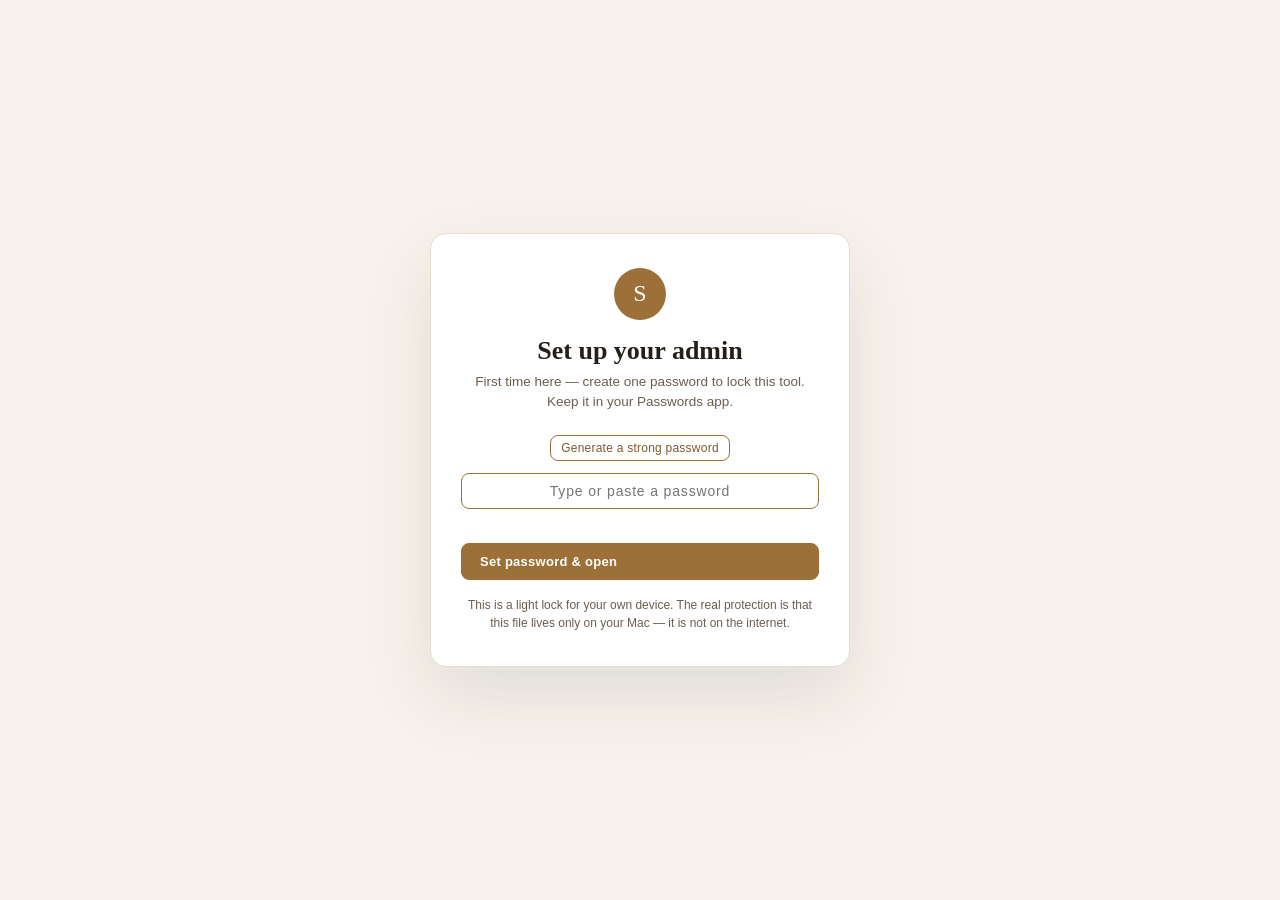
<file: admin-studio.html>
<!doctype html>
<html lang="en">
<head>
<meta charset="utf-8">
<meta name="viewport" content="width=device-width,initial-scale=1">
<meta name="robots" content="noindex,nofollow">
<title>SVS Studio Admin</title>
<style>
  :root{
    --bg:#f7f3ec; --panel:#ffffff; --soft:#f1ebdf; --ink:#241f19; --dim:#6b5e4f;
    --line:#e7ded0; --gold:#9c7038; --gold-deep:#7d5a2c; --ok:#3b6d3b; --warn:#8a5a1a;
    --serif:'Cormorant Garamond',Georgia,'Times New Roman',serif;
    --sans:-apple-system,BlinkMacSystemFont,'Segoe UI',Roboto,Helvetica,Arial,sans-serif;
  }
  *{margin:0;padding:0;box-sizing:border-box}
  body{background:var(--bg);color:var(--ink);font-family:var(--sans);font-size:15px;line-height:1.55;-webkit-font-smoothing:antialiased}
  h1,h2,h3{font-family:var(--serif);font-weight:600;line-height:1.15}
  a{color:var(--gold-deep)}
  button{font-family:inherit;cursor:pointer}
  input,textarea,select{font-family:inherit;font-size:14px;width:100%;background:#fff;color:var(--ink);border:1px solid var(--line);border-radius:8px;padding:9px 11px;transition:border-color .2s}
  input:focus,textarea:focus,select:focus{outline:none;border-color:var(--gold)}
  textarea{resize:vertical;min-height:66px;line-height:1.5}
  label{display:block;font-size:12px;letter-spacing:.02em;color:var(--dim);margin:0 0 5px 2px}
  .btn{display:inline-flex;align-items:center;gap:8px;background:var(--gold);color:#fff;border:1px solid var(--gold);border-radius:8px;padding:10px 18px;font-size:13px;font-weight:600;letter-spacing:.02em}
  .btn:hover{background:var(--gold-deep);border-color:var(--gold-deep)}
  .btn.ghost{background:transparent;color:var(--gold-deep)}
  .btn.ghost:hover{background:var(--soft)}
  .btn.mini{padding:5px 10px;font-size:12px;font-weight:500}
  .pill{display:inline-flex;align-items:center;gap:6px;font-size:11px;letter-spacing:.04em;text-transform:uppercase;color:var(--ok);background:#eef4ee;border:1px solid #d5e6d5;border-radius:20px;padding:4px 11px}

  /* Lock screen */
  #lock{position:fixed;inset:0;z-index:50;background:var(--bg);display:flex;align-items:center;justify-content:center;padding:24px}
  .lock-card{width:100%;max-width:420px;background:#fff;border:1px solid var(--line);border-radius:16px;padding:34px 30px;text-align:center;box-shadow:0 30px 70px rgba(44,38,32,.10)}
  .lock-card h1{font-size:26px;margin-bottom:6px}
  .lock-card .sub{color:var(--dim);font-size:13.5px;margin-bottom:22px}
  .lock-card input{text-align:center;letter-spacing:.06em;margin-bottom:12px}
  .lock-note{font-size:12px;color:var(--dim);margin-top:16px;line-height:1.5}
  .gen{background:var(--soft);border:1px dashed var(--line);border-radius:10px;padding:12px;margin:4px 0 14px;font-family:ui-monospace,Menlo,monospace;font-size:15px;letter-spacing:.04em;word-break:break-all;color:var(--gold-deep)}
  .err{color:#a33;font-size:12.5px;min-height:16px;margin-bottom:6px}
  .logo-dot{width:52px;height:52px;border-radius:50%;background:var(--gold);color:#fff;display:flex;align-items:center;justify-content:center;font-family:var(--serif);font-size:24px;margin:0 auto 16px}

  /* App shell */
  #app{max-width:1180px;margin:0 auto;padding:0 20px 80px}
  header.top{display:flex;align-items:center;justify-content:space-between;gap:16px;padding:18px 0;border-bottom:1px solid var(--line);margin-bottom:22px;flex-wrap:wrap}
  .brand{display:flex;align-items:center;gap:11px}
  .brand .d{width:34px;height:34px;border-radius:50%;background:var(--gold);color:#fff;display:flex;align-items:center;justify-content:center;font-family:var(--serif);font-size:17px}
  .brand b{font-family:var(--serif);font-size:17px;font-weight:600;letter-spacing:.02em}
  .top-right{display:flex;align-items:center;gap:12px}
  .layout{display:grid;grid-template-columns:196px 1fr;gap:26px;align-items:start}
  @media(max-width:760px){.layout{grid-template-columns:1fr}}
  nav.side{display:flex;flex-direction:column;gap:3px;position:sticky;top:18px}
  @media(max-width:760px){nav.side{flex-direction:row;flex-wrap:wrap;position:static}}
  .side a{display:flex;align-items:center;gap:9px;padding:10px 12px;border-radius:9px;color:var(--dim);font-size:14px;font-weight:500;border-left:2px solid transparent;cursor:pointer}
  .side a.on{background:var(--soft);color:var(--ink);border-left-color:var(--gold)}
  .side a:hover{background:var(--soft)}
  .side .hint{margin-top:12px;font-size:11.5px;color:var(--dim);line-height:1.5;padding:0 4px}
  @media(max-width:760px){.side .hint{display:none}}

  .tab{display:none}
  .tab.on{display:block}
  .card{background:#fff;border:1px solid var(--line);border-radius:13px;padding:20px 22px;margin-bottom:16px}
  .card h2{font-size:19px;margin-bottom:3px}
  .card .csub{color:var(--dim);font-size:12.5px;margin-bottom:16px}
  .row{margin-bottom:13px}
  .grid2{display:grid;grid-template-columns:1fr 1fr;gap:13px}
  .grid3{display:grid;grid-template-columns:1fr 1fr 1fr;gap:11px}
  @media(max-width:560px){.grid2,.grid3{grid-template-columns:1fr}}
  .item{border:1px solid var(--line);border-radius:11px;padding:14px 15px;margin-bottom:12px;background:var(--soft)}
  .item-top{display:flex;align-items:center;justify-content:space-between;margin-bottom:10px}
  .item-top .n{font-size:12px;font-weight:600;color:var(--gold-deep);letter-spacing:.03em;text-transform:uppercase}
  .item-actions{display:flex;gap:5px}
  .icobtn{background:#fff;border:1px solid var(--line);border-radius:7px;width:28px;height:28px;display:flex;align-items:center;justify-content:center;font-size:14px;color:var(--dim);line-height:1}
  .icobtn:hover{border-color:var(--gold);color:var(--gold-deep)}
  .icobtn.del:hover{border-color:#c66;color:#a33}

  /* Photos */
  .drop{border:2px dashed var(--line);border-radius:13px;padding:30px 20px;text-align:center;background:var(--soft);transition:border-color .2s,background .2s}
  .drop.hot{border-color:var(--gold);background:#faf6ee}
  .drop .big{font-size:15px;margin-top:6px}
  .drop .small{font-size:12.5px;color:var(--dim);margin-top:3px}
  .opt-row{display:flex;gap:14px;flex-wrap:wrap;align-items:flex-end;margin:16px 0 4px}
  .opt-row .f{flex:1;min-width:130px}
  .res{display:flex;gap:14px;align-items:center;border:1px solid var(--line);border-radius:11px;padding:12px 13px;margin-top:12px;background:#fff}
  .res img{width:78px;height:78px;object-fit:cover;border-radius:8px;flex:none;background:var(--soft)}
  .res .meta{flex:1;min-width:0}
  .res .meta .fn{font-size:13.5px;font-weight:600;word-break:break-all}
  .res .meta .st{font-size:12.5px;color:var(--dim);margin-top:2px}
  .tag{display:inline-block;font-size:11px;background:#eef4ee;color:var(--ok);border:1px solid #d5e6d5;border-radius:6px;padding:2px 8px;margin:5px 5px 0 0}
  .desthint{font-size:12.5px;color:var(--dim);margin-top:12px}
  .group-head{display:flex;align-items:flex-start;justify-content:space-between;gap:14px;flex-wrap:wrap;margin-bottom:8px}
  .group-actions{display:flex;align-items:center;gap:7px;flex-wrap:wrap}
  .group-items{margin-top:2px}

  /* Publish */
  .step{display:flex;gap:12px;margin-bottom:14px}
  .step .num{flex:none;width:26px;height:26px;border-radius:50%;background:var(--gold);color:#fff;display:flex;align-items:center;justify-content:center;font-size:13px;font-weight:600}
  .step .b{font-size:13.5px;line-height:1.5}
  .changed{background:var(--soft);border:1px solid var(--line);border-radius:9px;padding:11px 13px;font-family:ui-monospace,Menlo,monospace;font-size:12.5px;color:var(--gold-deep);margin:10px 0;white-space:pre-wrap;line-height:1.7}
  .callout{background:#fbf6ec;border:1px solid #ecdcbf;border-radius:10px;padding:12px 14px;font-size:12.5px;color:var(--warn);line-height:1.55}
  details.prev{margin-top:8px}
  details.prev summary{cursor:pointer;font-size:12.5px;color:var(--dim)}
  pre.json{background:#2c2620;color:#f1e8da;border-radius:10px;padding:14px;overflow:auto;font-size:12px;line-height:1.5;max-height:340px;margin-top:10px}
  .saved{font-size:12.5px;color:var(--ok);margin-left:6px;opacity:0;transition:opacity .3s}
  .saved.show{opacity:1}
  .foot{font-size:11.5px;color:var(--dim);text-align:center;margin-top:30px;line-height:1.6}
</style>
</head>
<body>

<!-- ══════════ LOCK ══════════ -->
<div id="lock">
  <div class="lock-card">
    <div class="logo-dot">S</div>

    <div id="setup" hidden>
      <h1>Set up your admin</h1>
      <p class="sub">First time here — create one password to lock this tool. Keep it in your Passwords app.</p>
      <div id="genBox" class="gen" hidden></div>
      <button class="btn ghost mini" id="genBtn" style="margin-bottom:12px">Generate a strong password</button>
      <input id="pwNew" type="text" autocomplete="off" placeholder="Type or paste a password">
      <div class="err" id="setupErr"></div>
      <button class="btn" id="setBtn" style="width:100%">Set password &amp; open</button>
      <p class="lock-note">This is a light lock for your own device. The real protection is that this file lives only on your Mac — it is not on the internet.</p>
    </div>

    <div id="prompt" hidden>
      <h1>Studio admin</h1>
      <p class="sub">Enter your password to continue.</p>
      <input id="pwIn" type="password" autocomplete="off" placeholder="Password">
      <div class="err" id="promptErr"></div>
      <button class="btn" id="unlockBtn" style="width:100%">Open admin</button>
      <p class="lock-note"><a id="resetLink" href="#">Forgot it? Reset the lock</a> — this clears the saved password on this device only.</p>
    </div>
  </div>
</div>

<!-- ══════════ APP ══════════ -->
<div id="app" hidden>
  <header class="top">
    <div class="brand"><span class="d">S</span><b>Selasie Visual Studio — studio admin</b></div>
    <div class="top-right">
      <span class="pill">● Local · private</span>
      <button class="btn ghost mini" id="resetPwBtn">Reset password</button>
      <button class="btn ghost mini" id="lockBtn">Lock</button>
    </div>
  </header>

  <div class="layout">
    <nav class="side">
      <a data-tab="text" class="on">✎ &nbsp;Page text</a>
      <a data-tab="photos">◳ &nbsp;Photos</a>
      <a data-tab="publish">▲ &nbsp;Publish</a>
      <p class="hint">Changes here are saved as files you upload to GitHub. Nothing goes live until you publish.</p>
    </nav>

    <main>
      <!-- TEXT -->
      <section class="tab on" id="tab-text">
        <div class="card">
          <h2>Hero</h2>
          <p class="csub">The first thing visitors see at the top of the page.</p>
          <div class="row"><label>Kicker (small line above the title)</label><input data-path="hero.kicker"></div>
          <div class="grid2">
            <div class="row"><label>Title line 1</label><input data-path="hero.line1"></div>
            <div class="row"><label>Title line 2 (shown in gold)</label><input data-path="hero.line2"></div>
          </div>
          <div class="row"><label>Lead sentence</label><textarea data-path="hero.lead"></textarea></div>
        </div>

        <div class="card">
          <h2>About</h2>
          <div class="row"><label>Heading</label><input data-path="about.heading"></div>
          <div class="row"><label>Paragraph 1</label><textarea data-path="about.p1"></textarea></div>
          <div class="row"><label>Paragraph 2</label><textarea data-path="about.p2"></textarea></div>
          <div class="row"><label>Paragraph 3</label><textarea data-path="about.p3"></textarea></div>
        </div>

        <div class="card">
          <h2>Stats</h2>
          <p class="csub">The four numbers in the “studio in numbers” band.</p>
          <div id="statList"></div>
          <button class="btn ghost mini" data-act="add-stat">+ Add stat</button>
        </div>

        <div class="card">
          <h2>Services &amp; pricing</h2>
          <p class="csub">Each service shows on the site and in the pricing list. Drag order with the arrows.</p>
          <div id="svcList"></div>
          <button class="btn ghost mini" data-act="add-svc">+ Add service</button>
          <div class="row" style="margin-top:16px"><label>Pricing terms (small print under prices)</label><textarea data-path="pricing_terms"></textarea></div>
          <div class="row"><label>“Coming soon” line</label><input data-path="coming_soon"></div>
        </div>

        <div class="card">
          <h2>Testimonials</h2>
          <div id="ttmList"></div>
          <button class="btn ghost mini" data-act="add-ttm">+ Add testimonial</button>
        </div>

        <div class="card">
          <h2>Contact</h2>
          <div class="grid2">
            <div class="row"><label>Heading line 1</label><input data-path="contact.line1"></div>
            <div class="row"><label>Heading line 2 (gold)</label><input data-path="contact.line2"></div>
          </div>
          <div class="row"><label>Sub line</label><textarea data-path="contact.sub"></textarea></div>
        </div>
      </section>

      <!-- PHOTOS -->
      <section class="tab" id="tab-photos">
        <div class="card">
          <h2>Optimise &amp; place photos</h2>
          <p class="csub">Shrinks files for fast loading and strips hidden location/camera data. Choose where they belong, drop one photo or a whole gallery, and download them ready to upload. Your copyright stays yours.</p>

          <div class="opt-row">
            <div class="f"><label>Send to</label>
              <select id="dest">
                <option value="hero">Hero (top of page)</option>
                <option value="about">About section</option>
                <option value="services">Service cards</option>
                <option value="film">Film strip</option>
                <option value="gallery" selected>A gallery</option>
              </select>
            </div>
            <div class="f gwrap"><label>Gallery category</label>
              <select id="gCat">
                <option>Brands &amp; Corporate</option>
                <option>Events</option>
                <option>Portraits</option>
                <option>Restaurant</option>
                <option>Outdoors</option>
                <option>Street</option>
                <option value="__new">＋ New category…</option>
              </select>
            </div>
            <div class="f" id="gCatNewWrap" style="display:none"><label>New category name</label><input id="gCatNew" placeholder="e.g. Fashion"></div>
            <div class="f gwrap"><label>Gallery name</label><input id="gName" placeholder="e.g. Kofi &amp; Ama" value="New Gallery"></div>
          </div>

          <div class="opt-row">
            <div class="f"><label>Max width</label>
              <select id="maxW"><option value="1600">1600 px</option><option value="2000" selected>2000 px</option><option value="2400">2400 px</option></select>
            </div>
            <div class="f"><label>Quality <span id="qOut" style="color:var(--gold-deep)">80%</span></label>
              <input type="range" id="q" min="55" max="92" value="80" step="1" style="padding:0">
            </div>
            <div class="f"><label>Visible © watermark</label>
              <select id="wm"><option value="none">Off</option><option value="br">Bottom-right</option><option value="bl">Bottom-left</option></select>
            </div>
          </div>

          <div class="drop" id="drop">
            <div style="font-size:24px">◳</div>
            <div class="big">Drop photos here, or click to choose</div>
            <div class="small">One or a whole gallery at once · JPG or PNG · nothing leaves your computer</div>
            <input type="file" id="fileIn" accept="image/*" multiple hidden>
          </div>
          <div id="destHint" class="desthint"></div>
        </div>

        <div id="groups"></div>

        <div class="card">
          <h3 style="font-size:16px;margin-bottom:6px">Two ways to send them to GitHub</h3>
          <p class="csub" style="margin:0 0 8px"><b>Download all</b> — saves each photo to your Downloads. On GitHub, open that folder and drag them all in at once. Best for updating hero, about, services, or adding to a gallery that already exists.</p>
          <p class="csub" style="margin:0"><b>Download folder (.zip)</b> — saves the whole batch as a folder. Unzip it, then drag that folder onto GitHub's upload page — it creates the gallery folder for you. Best for a brand-new gallery.</p>
        </div>
      </section>

      <!-- PUBLISH -->
      <section class="tab" id="tab-publish">
        <div class="card">
          <h2>Publish your changes</h2>
          <p class="csub">Download your edited text, then drag it into GitHub. That's the whole publish step.</p>
          <div class="step"><span class="num">1</span><div class="b">Click <b>Download site.json</b> below. It saves to your Downloads folder.<br>
            <button class="btn" id="exportBtn" style="margin-top:9px">▼ Download site.json</button><span class="saved" id="savedMsg">saved ✓</span></div></div>
          <div class="step"><span class="num">2</span><div class="b">Go to <a href="https://github.com/PatrickDugo/svs-website" target="_blank" rel="noopener">github.com/PatrickDugo/svs-website</a> → open the <b>data</b> folder → <b>Add file → Upload files</b> → drop <code>site.json</code> in → <b>Commit changes</b>.</div></div>
          <div class="step"><span class="num">3</span><div class="b">For any photos you optimised, upload them the same way into their <code>photos/…</code> folder.</div></div>
          <div class="step"><span class="num">4</span><div class="b">Netlify rebuilds automatically — your live page updates in a minute or two.</div></div>
          <div class="callout"><b>Heads-up:</b> your Netlify credits reset on <b>11 August</b>. Until then the upload still saves safely on GitHub; the live page catches up once credits return.</div>
          <details class="prev"><summary>Preview the site.json this will save</summary><pre class="json" id="jsonPrev"></pre></details>
        </div>
        <div class="card">
          <h3 style="font-size:16px;margin-bottom:6px">Keep your local copy in sync (optional)</h3>
          <p class="csub" style="margin:0">The downloaded <code>site.json</code> also belongs in your Website folder at <code>data/site.json</code>. Replacing it there keeps your local preview matching the live site.</p>
        </div>
      </section>
    </main>
  </div>

  <p class="foot">Selasie Visual Studio · studio admin — a private tool on your Mac. It never sends your work anywhere; you choose when to publish.</p>
</div>

<script>
/* ═══════════ current content (pre-filled) ═══════════ */
const DEFAULT_DATA = {
  "hero":{"kicker":"Selasie Visual Studio · Accra, Ghana","line1":"Elegance,","line2":"Unbound.","lead":"Refined photography & videography for the moments that matter — weddings, events, brands and the people behind them."},
  "about":{"heading":"Considered, unhurried imagery","p1":"We're drawn to the moments you'd otherwise forget — the glance, the gathering, the small detail — and we shape them into images that feel as alive as the day they happened.","p2":"Founded by Patrick Selasie Dugo and built as a collaborative practice, Selasie Visual Studio works closely with you before a single frame is made: your story, your pace, your light.","p3":"Every gallery is finished in our signature style and delivered privately — images made to be lived with, returned to, and loved long after the day has passed."},
  "stats":[{"number":150,"suffix":"+","label":"Moments captured"},{"number":60,"suffix":"+","label":"Happy clients"},{"number":48,"suffix":"hr","label":"Fastest delivery"},{"number":5,"suffix":"★","label":"Service rating"}],
  "services":[{"title":"Brand & Content","price":"from GHS 1,500","text":"Restaurant and brand imagery that makes people stop scrolling — half-day shoots, monthly retainers available.","image":"photos/3-services/1.JPG"},{"title":"Corporate & Headshots","price":"from GHS 2,500","text":"Headshots and workplace photography that make your team look like themselves — at their very best.","image":"photos/3-services/2.JPG"},{"title":"Events & Celebrations","price":"from GHS 3,500","text":"Birthdays, launches and milestones — the candid in-between moments and every key set-piece.","image":"photos/3-services/3.jpg"},{"title":"Weddings","price":"from GHS 8,000","text":"Your day, captured with care — timeless coverage, 300+ images, film and album add-ons.","image":"photos/3-services/4.jpg"}],
  "coming_soon":"Coming soon — hybrid wedding films & 360° virtual tours",
  "pricing_terms":"A 50% non-refundable deposit secures your date · balance before delivery · private online gallery for 30 days · full terms apply.",
  "testimonials":[{"quote":"They didn't just take photos — they captured exactly how the day felt. We look at the gallery and we're right back there.","name":"— EDIT: a real client"},{"quote":"Professional, calm, and the images are stunning. Our brand finally looks the way it should online.","name":"— EDIT: a brand client"},{"quote":"Fast delivery, beautiful edits, and a genuine pleasure to work with. Booking again.","name":"— EDIT: a happy client"}],
  "contact":{"line1":"Let's make something","line2":"beautiful.","sub":"Tell us about your shoot — we reply fast. A 50% deposit secures your date."}
};
let DATA = JSON.parse(JSON.stringify(DEFAULT_DATA));

/* ═══════════ tiny helpers ═══════════ */
const $ = s => document.querySelector(s);
const $$ = s => [...document.querySelectorAll(s)];
const esc = s => String(s ?? '').replace(/[&<>"']/g, c => ({'&':'&amp;','<':'&lt;','>':'&gt;','"':'&quot;',"'":'&#39;'}[c]));
const getPath = (o,p) => p.split('.').reduce((a,k)=> a==null?a:a[k], o);
function setPath(o,p,v){ const ks=p.split('.'); const last=ks.pop(); let t=o; ks.forEach(k=>{ t=t[k]; }); t[last]=v; }
function lsGet(k){ try{ return localStorage.getItem(k); }catch(e){ return null; } }
function lsSet(k,v){ try{ localStorage.setItem(k,v); return true; }catch(e){ return false; } }
function lsDel(k){ try{ localStorage.removeItem(k); }catch(e){} }

/* ═══════════ login ═══════════ */
const AUTH_KEY = 'svsStudioAuth';
async function sha(str){
  try{
    if(window.crypto && crypto.subtle){
      const b = await crypto.subtle.digest('SHA-256', new TextEncoder().encode(str));
      return [...new Uint8Array(b)].map(x=>x.toString(16).padStart(2,'0')).join('');
    }
  }catch(e){}
  let h = 5381; for(let i=0;i<str.length;i++){ h = ((h<<5)+h+str.charCodeAt(i))>>>0; }
  return 'x'+h.toString(16);
}
function randHex(n){ const a=new Uint8Array(n); crypto.getRandomValues(a); return [...a].map(x=>x.toString(16).padStart(2,'0')).join(''); }
function genPassword(){
  const cs='ABCDEFGHJKLMNPQRSTUVWXYZabcdefghijkmnpqrstuvwxyz23456789';
  const a=new Uint32Array(18); crypto.getRandomValues(a);
  let s=''; for(const x of a) s+=cs[x % cs.length];
  return s.replace(/(.{6})(.{6})(.{6})/,'$1-$2-$3');
}
async function setPassword(pw){
  const salt = randHex(8);
  const hash = await sha(salt + pw);
  const stored = lsSet(AUTH_KEY, JSON.stringify({salt, hash}));
  openApp();
  if(!stored){ /* localStorage blocked — session only */ sessionAuth = true; }
}
let sessionAuth = false;
async function verifyPassword(pw){
  const raw = lsGet(AUTH_KEY); if(!raw) return false;
  try{ const {salt, hash} = JSON.parse(raw); return (await sha(salt+pw)) === hash; }catch(e){ return false; }
}
function showSetup(){ $('#setup').hidden=false; $('#prompt').hidden=true; setTimeout(()=>$('#pwNew').focus(),60); }
function showPrompt(){ $('#setup').hidden=true; $('#prompt').hidden=false; setTimeout(()=>$('#pwIn').focus(),60); }
function initLock(){ lsGet(AUTH_KEY) ? showPrompt() : showSetup(); }

function openApp(){
  $('#lock').style.display='none';
  $('#app').hidden=false;
  renderAll();
}

/* ═══════════ text editor ═══════════ */
function bindStatic(){
  $$('[data-path]').forEach(el=>{
    const v = getPath(DATA, el.dataset.path);
    if(v!=null) el.value = v;
  });
}
function renderStats(){
  $('#statList').innerHTML = DATA.stats.map((s,i)=>`
    <div class="item">
      <div class="item-top"><span class="n">Stat ${i+1}</span>
        <div class="item-actions">
          <button class="icobtn" data-act="up" data-arr="stats" data-i="${i}" title="Move up">↑</button>
          <button class="icobtn" data-act="down" data-arr="stats" data-i="${i}" title="Move down">↓</button>
          <button class="icobtn del" data-act="del" data-arr="stats" data-i="${i}" title="Remove">✕</button>
        </div>
      </div>
      <div class="grid3">
        <div><label>Number</label><input data-type="number" data-path="stats.${i}.number" value="${esc(s.number)}"></div>
        <div><label>Suffix</label><input data-path="stats.${i}.suffix" value="${esc(s.suffix)}"></div>
        <div><label>Label</label><input data-path="stats.${i}.label" value="${esc(s.label)}"></div>
      </div>
    </div>`).join('');
}
function renderSvc(){
  $('#svcList').innerHTML = DATA.services.map((s,i)=>`
    <div class="item">
      <div class="item-top"><span class="n">Service ${i+1}</span>
        <div class="item-actions">
          <button class="icobtn" data-act="up" data-arr="services" data-i="${i}" title="Move up">↑</button>
          <button class="icobtn" data-act="down" data-arr="services" data-i="${i}" title="Move down">↓</button>
          <button class="icobtn del" data-act="del" data-arr="services" data-i="${i}" title="Remove">✕</button>
        </div>
      </div>
      <div class="grid2">
        <div><label>Title</label><input data-path="services.${i}.title" value="${esc(s.title)}"></div>
        <div><label>Price</label><input data-path="services.${i}.price" value="${esc(s.price)}"></div>
      </div>
      <div class="row" style="margin-top:11px"><label>Description</label><textarea data-path="services.${i}.text">${esc(s.text)}</textarea></div>
    </div>`).join('');
}
function renderTtm(){
  $('#ttmList').innerHTML = DATA.testimonials.map((t,i)=>`
    <div class="item">
      <div class="item-top"><span class="n">Quote ${i+1}</span>
        <div class="item-actions">
          <button class="icobtn" data-act="up" data-arr="testimonials" data-i="${i}" title="Move up">↑</button>
          <button class="icobtn" data-act="down" data-arr="testimonials" data-i="${i}" title="Move down">↓</button>
          <button class="icobtn del" data-act="del" data-arr="testimonials" data-i="${i}" title="Remove">✕</button>
        </div>
      </div>
      <div class="row"><label>Quote</label><textarea data-path="testimonials.${i}.quote">${esc(t.quote)}</textarea></div>
      <div class="row" style="margin-bottom:0"><label>Name / caption</label><input data-path="testimonials.${i}.name" value="${esc(t.name)}"></div>
    </div>`).join('');
}
function renderArrays(){ renderStats(); renderSvc(); renderTtm(); }
function renderAll(){ bindStatic(); renderArrays(); updatePreview(); }

function updatePreview(){ const el=$('#jsonPrev'); if(el) el.textContent = JSON.stringify(DATA, null, 2); }

/* live input → DATA (no re-render, keeps focus) */
$('#app').addEventListener('input', e=>{
  const el = e.target;
  if(el.dataset && el.dataset.path){
    let v = el.value;
    if(el.dataset.type === 'number'){ v = parseInt(v,10); if(isNaN(v)) v = 0; }
    setPath(DATA, el.dataset.path, v);
    updatePreview();
  }
});

/* structural buttons */
$('#app').addEventListener('click', e=>{
  const b = e.target.closest('[data-act]'); if(!b) return;
  const act = b.dataset.act;
  if(act==='add-stat'){ DATA.stats.push({number:0,suffix:'',label:'New stat'}); renderStats(); updatePreview(); return; }
  if(act==='add-svc'){ DATA.services.push({title:'New service',price:'from GHS 0',text:'',image:''}); renderSvc(); updatePreview(); return; }
  if(act==='add-ttm'){ DATA.testimonials.push({quote:'',name:''}); renderTtm(); updatePreview(); return; }
  const arr = b.dataset.arr; if(!arr) return;
  const i = +b.dataset.i; const list = DATA[arr];
  if(act==='del'){ list.splice(i,1); }
  if(act==='up' && i>0){ [list[i-1],list[i]]=[list[i],list[i-1]]; }
  if(act==='down' && i<list.length-1){ [list[i+1],list[i]]=[list[i],list[i+1]]; }
  ({stats:renderStats,services:renderSvc,testimonials:renderTtm}[arr])();
  updatePreview();
});

/* tabs */
$$('.side a').forEach(a=> a.addEventListener('click', ()=>{
  $$('.side a').forEach(x=>x.classList.remove('on')); a.classList.add('on');
  $$('.tab').forEach(t=>t.classList.remove('on'));
  $('#tab-'+a.dataset.tab).classList.add('on');
}));

/* ═══════════ export ═══════════ */
function download(blob, name){
  const u = URL.createObjectURL(blob);
  const a = document.createElement('a'); a.href=u; a.download=name;
  document.body.appendChild(a); a.click(); a.remove();
  setTimeout(()=>URL.revokeObjectURL(u), 1500);
}
$('#exportBtn').addEventListener('click', ()=>{
  updatePreview();
  download(new Blob([JSON.stringify(DATA,null,2)], {type:'application/json'}), 'site.json');
  const m=$('#savedMsg'); m.classList.add('show'); setTimeout(()=>m.classList.remove('show'), 2500);
});

/* ═══════════ photo optimiser · batch · placement ═══════════ */
const drop=$('#drop'), fileIn=$('#fileIn');
const groups = {}; // path -> {label, path, items:[{file,blob,outName,w,h,wm,thumb,err}]}

$('#q').addEventListener('input', e=> $('#qOut').textContent = e.target.value+'%');
drop.addEventListener('click', ()=> fileIn.click());
fileIn.addEventListener('change', e=>{ handleFiles(e.target.files); fileIn.value=''; });
['dragover','dragenter'].forEach(ev=> drop.addEventListener(ev, e=>{ e.preventDefault(); drop.classList.add('hot'); }));
['dragleave','drop'].forEach(ev=> drop.addEventListener(ev, e=>{ e.preventDefault(); drop.classList.remove('hot'); }));
drop.addEventListener('drop', e=> handleFiles(e.dataTransfer.files));

['#dest','#gCat','#gName','#gCatNew'].forEach(s=> $(s).addEventListener('input', updateDestUI));
function destInfo(){
  const d=$('#dest').value;
  if(d==='hero') return {label:'Hero — top of page', path:'photos/1-hero/'};
  if(d==='about') return {label:'About section', path:'photos/2-about/'};
  if(d==='services') return {label:'Service cards', path:'photos/3-services/'};
  if(d==='film') return {label:'Film strip', path:'photos/4-film-strip/'};
  let cat=$('#gCat').value;
  if(cat==='__new') cat=($('#gCatNew').value||'').trim();
  cat=(cat||'').trim()||'Uncategorised';
  const name=(($('#gName').value||'').trim()||'New Gallery');
  return {label:'Gallery — '+cat+' / '+name, path:'photos/galleries/'+cat+'/'+name+'/'};
}
function updateDestUI(){
  const isG=$('#dest').value==='gallery';
  $$('.gwrap').forEach(el=> el.style.display=isG?'':'none');
  $('#gCatNewWrap').style.display=(isG && $('#gCat').value==='__new')?'':'none';
  $('#destHint').innerHTML='These will be tagged for &nbsp;<b>'+esc(destInfo().path)+'</b>';
}

function fmtBytes(n){ return n<1024?n+' B' : n<1048576?(n/1024).toFixed(0)+' KB' : (n/1048576).toFixed(1)+' MB'; }
function baseName(name){ return name.replace(/\.[^.]+$/,''); }

function handleFiles(files){
  const info=destInfo();
  [...files].filter(f=>/^image\//.test(f.type)).forEach(f=> processImage(f, info));
}
function processImage(file, info){
  const maxW=+$('#maxW').value, q=(+$('#q').value)/100, wm=$('#wm').value;
  const img=new Image(); const url=URL.createObjectURL(file);
  img.onload=()=>{
    URL.revokeObjectURL(url);
    const scale=Math.min(1, maxW/img.naturalWidth);
    const w=Math.round(img.naturalWidth*scale), h=Math.round(img.naturalHeight*scale);
    const c=document.createElement('canvas'); c.width=w; c.height=h;
    const ctx=c.getContext('2d');
    ctx.drawImage(img,0,0,w,h);              /* re-encode: strips EXIF/GPS/camera data */
    if(wm!=='none'){
      const pad=Math.max(14,Math.round(w*0.018)), fs=Math.max(13,Math.round(w*0.020));
      ctx.font='600 '+fs+'px -apple-system,Segoe UI,Roboto,sans-serif'; ctx.textBaseline='bottom';
      ctx.textAlign= wm==='bl'?'left':'right';
      const x= wm==='bl'?pad:w-pad;
      ctx.shadowColor='rgba(0,0,0,.55)'; ctx.shadowBlur=Math.round(fs*0.5); ctx.shadowOffsetY=1;
      ctx.fillStyle='rgba(255,255,255,.92)'; ctx.fillText('© Selasie Visual Studio', x, h-pad);
      ctx.shadowColor='transparent';
    }
    c.toBlob(blob=>{
      addItem(info, {file, blob, outName:baseName(file.name)+'.jpg', w, h, wm:wm!=='none', thumb:URL.createObjectURL(blob)});
    },'image/jpeg',q);
  };
  img.onerror=()=>{ URL.revokeObjectURL(url); addItem(info, {file, outName:file.name, err:true}); };
  img.src=url;
}
function addItem(info, item){
  if(!groups[info.path]) groups[info.path]={label:info.label, path:info.path, items:[]};
  groups[info.path].items.push(item);
  renderGroups();
}
function renderGroups(){
  const el=$('#groups'), keys=Object.keys(groups);
  el.innerHTML = keys.map(k=>{
    const g=groups[k], good=g.items.filter(i=>!i.err);
    const to=good.reduce((a,i)=>a+i.file.size,0), tn=good.reduce((a,i)=>a+i.blob.size,0);
    const saved= to>0?Math.max(0,Math.round((1-tn/to)*100)):0;
    return `<div class="card">
      <div class="group-head">
        <div><h3 style="font-size:16px">${esc(g.label)}</h3>
          <div class="csub" style="margin:2px 0 0">${good.length} photo${good.length===1?'':'s'}${to>0?' · '+fmtBytes(to)+' → '+fmtBytes(tn)+(saved>0?' · '+saved+'% smaller':''):''}</div></div>
        <div class="group-actions">
          <button class="btn mini" data-dl-all="${esc(k)}">▼ Download all</button>
          <button class="btn mini ghost" data-dl-zip="${esc(k)}">▼ Folder (.zip)</button>
          <button class="icobtn del" data-clear="${esc(k)}" title="Clear this group">✕</button>
        </div>
      </div>
      <div class="changed">Upload to GitHub → <b>${esc(k)}</b></div>
      <div class="group-items">${g.items.map((it,idx)=> it.err
        ? `<div class="res"><div class="meta"><div class="fn">${esc(it.outName)}</div><div class="st" style="color:#a33">Couldn't read this image — try a JPG or PNG.</div></div></div>`
        : `<div class="res"><img src="${it.thumb}" alt="">
            <div class="meta"><div class="fn">${esc(it.outName)}</div>
              <div class="st">${fmtBytes(it.file.size)} → <b>${fmtBytes(it.blob.size)}</b> · ${it.w}×${it.h}</div>
              <span class="tag">✓ location data removed</span>${it.wm?'<span class="tag">© watermark</span>':''}</div>
            <button class="btn mini" data-dl="${esc(k)}" data-i="${idx}">▼</button></div>`).join('')}
      </div>
    </div>`;
  }).join('');
}
$('#groups').addEventListener('click', async e=>{
  const one=e.target.closest('[data-dl]');
  if(one){ const it=groups[one.dataset.dl].items[+one.dataset.i]; if(it && it.blob) download(it.blob, it.outName); return; }
  const all=e.target.closest('[data-dl-all]');
  if(all){ groups[all.dataset.dlAll].items.filter(i=>i.blob).forEach((it,n)=> setTimeout(()=>download(it.blob,it.outName), n*300)); return; }
  const zip=e.target.closest('[data-dl-zip]');
  if(zip){
    const g=groups[zip.dataset.dlZip];
    const files=g.items.filter(i=>i.blob).map(it=>({path:g.path+it.outName, blob:it.blob}));
    if(!files.length) return;
    const blob=await makeZip(files);
    const nm=(g.path.replace(/\/$/,'').split('/').pop()||'photos').replace(/[^\w\- ]/g,'').trim()||'photos';
    download(blob, nm+'.zip'); return;
  }
  const clr=e.target.closest('[data-clear]');
  if(clr){ delete groups[clr.dataset.clear]; renderGroups(); return; }
});

/* minimal ZIP (store method — no libraries, keeps folder paths) */
function crc32(buf){ let c=~0; for(let i=0;i<buf.length;i++){ c^=buf[i]; for(let k=0;k<8;k++) c=(c>>>1)^(0xEDB88320&-(c&1)); } return (~c)>>>0; }
async function makeZip(files){
  const enc=new TextEncoder(), chunks=[], central=[]; let offset=0;
  for(const f of files){
    const data=new Uint8Array(await f.blob.arrayBuffer());
    const name=enc.encode(f.path), crc=crc32(data);
    const lh=new DataView(new ArrayBuffer(30));
    lh.setUint32(0,0x04034b50,true); lh.setUint16(4,20,true); lh.setUint16(6,0x0800,true);
    lh.setUint16(8,0,true); lh.setUint16(10,0,true); lh.setUint16(12,0,true);
    lh.setUint32(14,crc,true); lh.setUint32(18,data.length,true); lh.setUint32(22,data.length,true);
    lh.setUint16(26,name.length,true); lh.setUint16(28,0,true);
    chunks.push(new Uint8Array(lh.buffer), name, data);
    const cd=new DataView(new ArrayBuffer(46));
    cd.setUint32(0,0x02014b50,true); cd.setUint16(4,20,true); cd.setUint16(6,20,true);
    cd.setUint16(8,0x0800,true); cd.setUint16(10,0,true); cd.setUint16(12,0,true); cd.setUint16(14,0,true);
    cd.setUint32(16,crc,true); cd.setUint32(20,data.length,true); cd.setUint32(24,data.length,true);
    cd.setUint16(28,name.length,true); cd.setUint16(30,0,true); cd.setUint16(32,0,true);
    cd.setUint16(34,0,true); cd.setUint16(36,0,true); cd.setUint32(38,0,true); cd.setUint32(42,offset,true);
    central.push(new Uint8Array(cd.buffer), name);
    offset += 30 + name.length + data.length;
  }
  const cdStart=offset; let cdSize=0;
  for(const c of central){ chunks.push(c); cdSize+=c.length; }
  const eo=new DataView(new ArrayBuffer(22));
  eo.setUint32(0,0x06054b50,true); eo.setUint16(8,files.length,true); eo.setUint16(10,files.length,true);
  eo.setUint32(12,cdSize,true); eo.setUint32(16,cdStart,true);
  chunks.push(new Uint8Array(eo.buffer));
  return new Blob(chunks,{type:'application/zip'});
}

/* ═══════════ lock wiring ═══════════ */
$('#genBtn').addEventListener('click', ()=>{
  const pw = genPassword();
  $('#genBox').hidden=false; $('#genBox').textContent = pw;
  $('#pwNew').value = pw;
});
$('#setBtn').addEventListener('click', async ()=>{
  const pw = $('#pwNew').value.trim();
  if(pw.length < 6){ $('#setupErr').textContent = 'Use at least 6 characters.'; return; }
  await setPassword(pw);
});
$('#pwNew').addEventListener('keydown', e=>{ if(e.key==='Enter') $('#setBtn').click(); });
$('#unlockBtn').addEventListener('click', async ()=>{
  const pw = $('#pwIn').value;
  if(await verifyPassword(pw)){ openApp(); }
  else { $('#promptErr').textContent = 'That password doesn\'t match.'; $('#pwIn').select(); }
});
$('#pwIn').addEventListener('keydown', e=>{ if(e.key==='Enter') $('#unlockBtn').click(); });
$('#resetLink').addEventListener('click', e=>{
  e.preventDefault();
  if(confirm('Reset the lock on this device? You will set a new password next time.')){ lsDel(AUTH_KEY); showSetup(); }
});
$('#lockBtn').addEventListener('click', ()=>{
  $('#app').hidden=true; $('#lock').style.display='flex';
  $('#pwIn').value=''; lsGet(AUTH_KEY) ? showPrompt() : showSetup();
});
$('#resetPwBtn').addEventListener('click', ()=>{
  if(confirm('Reset your admin password? You will set a new one now.')){
    lsDel(AUTH_KEY);
    $('#app').hidden=true; $('#lock').style.display='flex';
    $('#pwNew').value=''; $('#genBox').hidden=true; $('#setupErr').textContent='';
    showSetup();
  }
});

updateDestUI();
initLock();
</script>
</body>
</html>
</file>
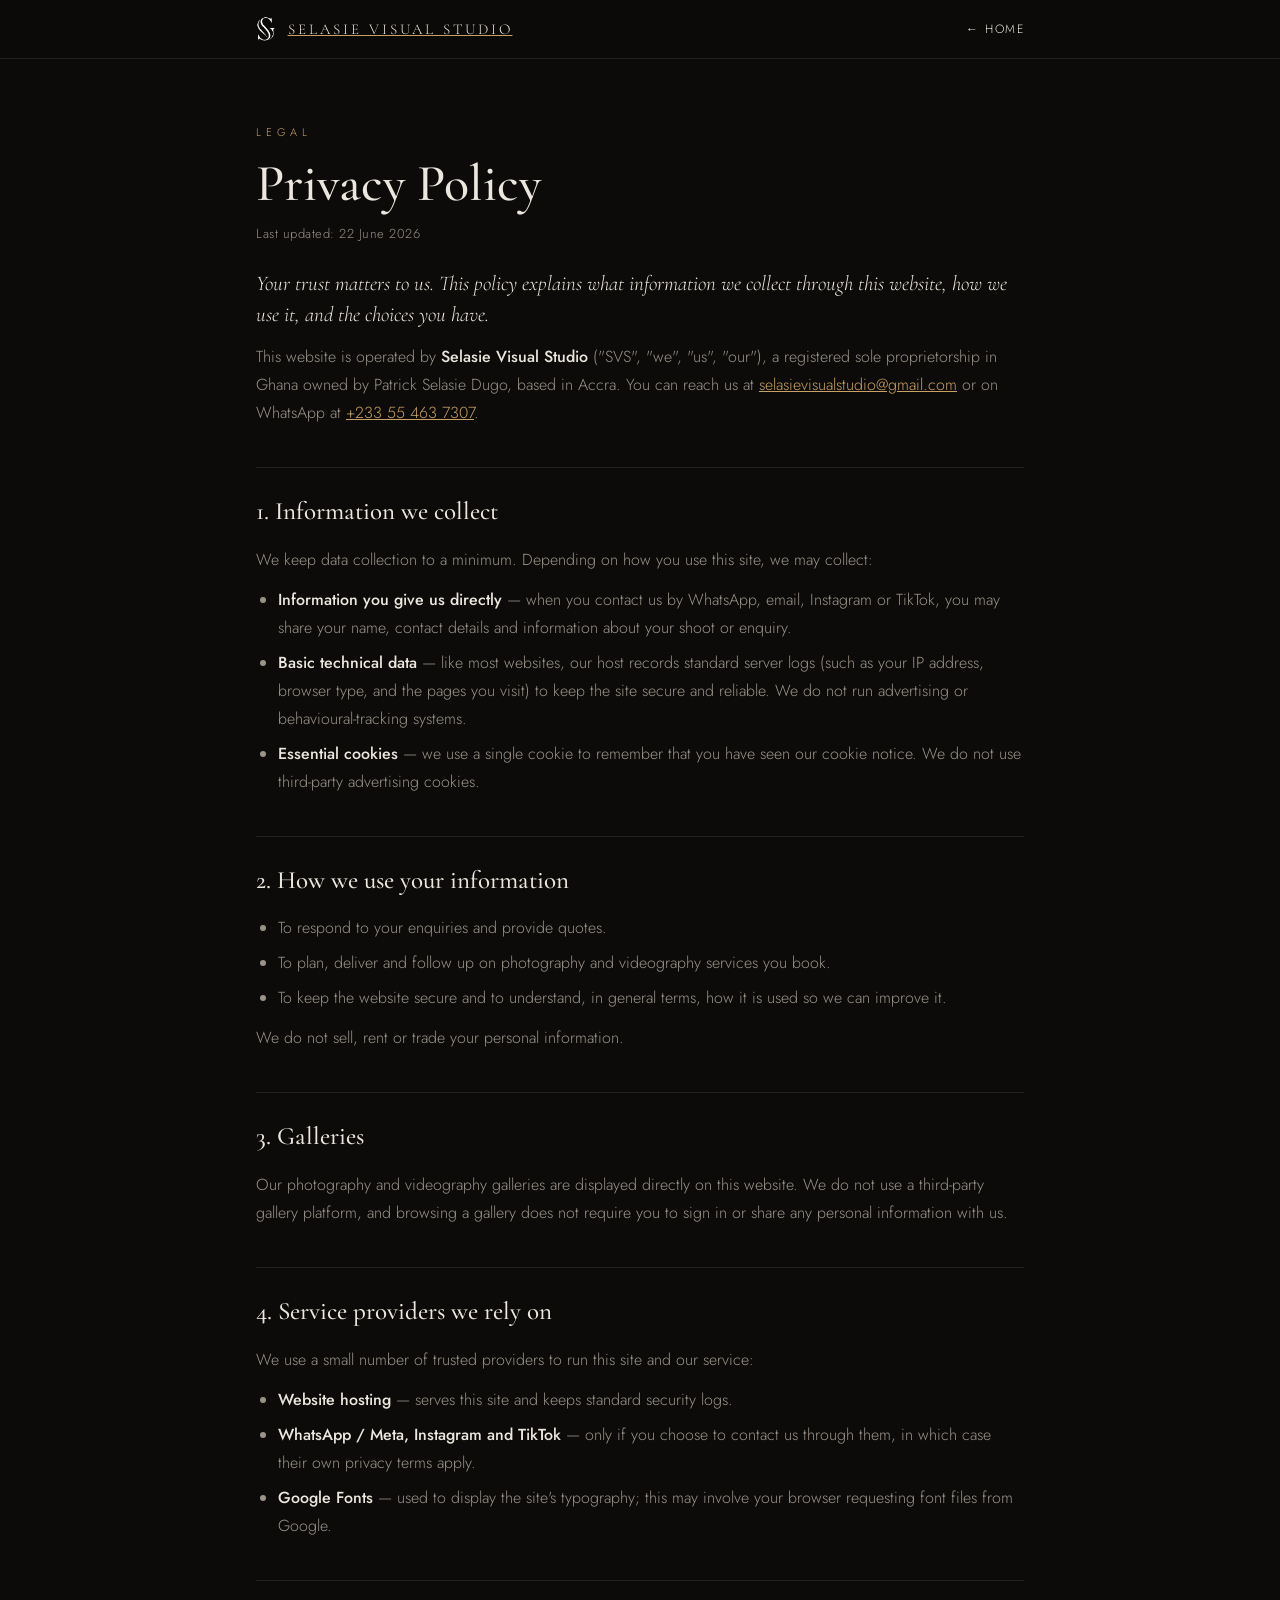
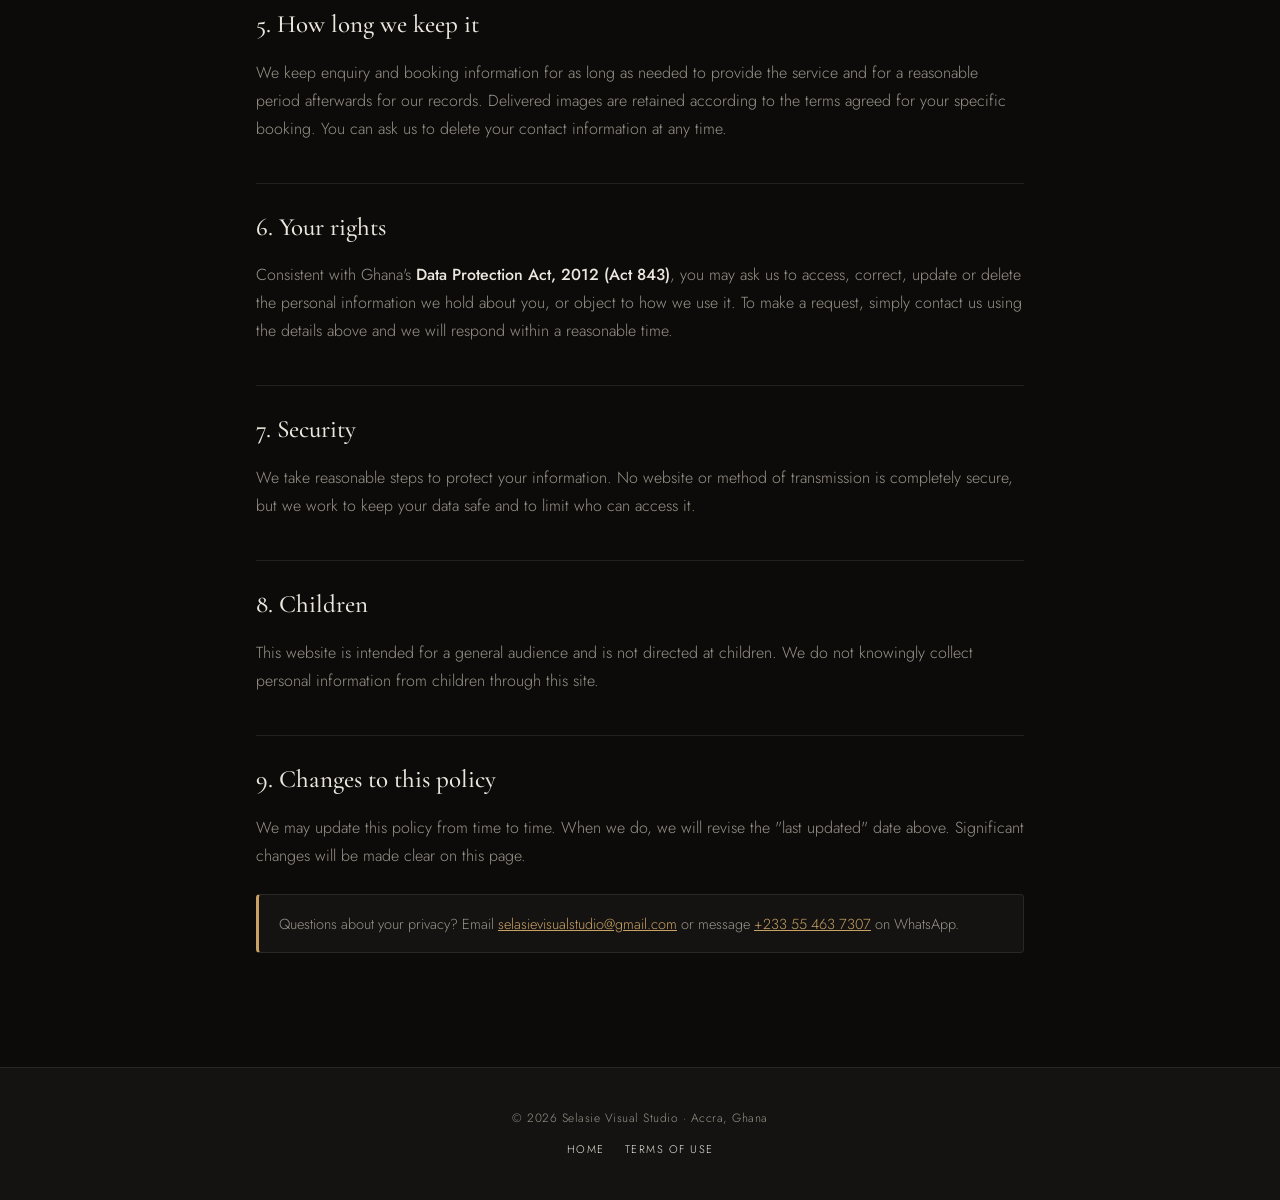
<file: privacy.html>
<!doctype html>
<html lang="en">
<head>
<meta charset="utf-8">
<meta name="viewport" content="width=device-width,initial-scale=1">
<title>Privacy Policy — Selasie Visual Studio</title>
<meta name="description" content="How Selasie Visual Studio collects, uses and protects your information.">
<meta name="robots" content="all">
<link rel="icon" type="image/png" href="images/logo-dark.png">
<link rel="preconnect" href="https://fonts.googleapis.com">
<link rel="preconnect" href="https://fonts.gstatic.com" crossorigin>
<link href="https://fonts.googleapis.com/css2?family=Cormorant+Garamond:wght@500;600&family=Jost:wght@300;400;500&display=swap" rel="stylesheet">
<link rel="stylesheet" href="css/legal.css">
</head>
<body>
<div class="bar"><div class="bar-in">
  <a href="index.html" class="brand"><img src="images/logo-white.png" alt=""><span>SELASIE VISUAL STUDIO</span></a>
  <a href="index.html" class="home">← Home</a>
</div></div>

<article class="doc">
  <div class="eyebrow">Legal</div>
  <h1>Privacy Policy</h1>
  <p class="updated">Last updated: 22 June 2026</p>
  <p class="lead">Your trust matters to us. This policy explains what information we collect through this website, how we use it, and the choices you have.</p>

  <p>This website is operated by <strong>Selasie Visual Studio</strong> ("SVS", "we", "us", "our"), a registered sole proprietorship in Ghana owned by Patrick Selasie Dugo, based in Accra. You can reach us at <a href="mailto:selasievisualstudio@gmail.com">selasievisualstudio@gmail.com</a> or on WhatsApp at <a href="https://wa.me/233554637307">+233 55 463 7307</a>.</p>

  <h2>1. Information we collect</h2>
  <p>We keep data collection to a minimum. Depending on how you use this site, we may collect:</p>
  <ul>
    <li><strong>Information you give us directly</strong> — when you contact us by WhatsApp, email, Instagram or TikTok, you may share your name, contact details and information about your shoot or enquiry.</li>
    <li><strong>Basic technical data</strong> — like most websites, our host records standard server logs (such as your IP address, browser type, and the pages you visit) to keep the site secure and reliable. We do not run advertising or behavioural-tracking systems.</li>
    <li><strong>Essential cookies</strong> — we use a single cookie to remember that you have seen our cookie notice. We do not use third-party advertising cookies.</li>
  </ul>

  <h2>2. How we use your information</h2>
  <ul>
    <li>To respond to your enquiries and provide quotes.</li>
    <li>To plan, deliver and follow up on photography and videography services you book.</li>
    <li>To keep the website secure and to understand, in general terms, how it is used so we can improve it.</li>
  </ul>
  <p>We do not sell, rent or trade your personal information.</p>

  <h2>3. Galleries</h2>
  <p>Our photography and videography galleries are displayed directly on this website. We do not use a third-party gallery platform, and browsing a gallery does not require you to sign in or share any personal information with us.</p>

  <h2>4. Service providers we rely on</h2>
  <p>We use a small number of trusted providers to run this site and our service:</p>
  <ul>
    <li><strong>Website hosting</strong> — serves this site and keeps standard security logs.</li>
    <li><strong>WhatsApp / Meta, Instagram and TikTok</strong> — only if you choose to contact us through them, in which case their own privacy terms apply.</li>
    <li><strong>Google Fonts</strong> — used to display the site's typography; this may involve your browser requesting font files from Google.</li>
  </ul>

  <h2>5. How long we keep it</h2>
  <p>We keep enquiry and booking information for as long as needed to provide the service and for a reasonable period afterwards for our records. Delivered images are retained according to the terms agreed for your specific booking. You can ask us to delete your contact information at any time.</p>

  <h2>6. Your rights</h2>
  <p>Consistent with Ghana's <strong>Data Protection Act, 2012 (Act 843)</strong>, you may ask us to access, correct, update or delete the personal information we hold about you, or object to how we use it. To make a request, simply contact us using the details above and we will respond within a reasonable time.</p>

  <h2>7. Security</h2>
  <p>We take reasonable steps to protect your information. No website or method of transmission is completely secure, but we work to keep your data safe and to limit who can access it.</p>

  <h2>8. Children</h2>
  <p>This website is intended for a general audience and is not directed at children. We do not knowingly collect personal information from children through this site.</p>

  <h2>9. Changes to this policy</h2>
  <p>We may update this policy from time to time. When we do, we will revise the "last updated" date above. Significant changes will be made clear on this page.</p>

  <div class="note">Questions about your privacy? Email <a href="mailto:selasievisualstudio@gmail.com">selasievisualstudio@gmail.com</a> or message <a href="https://wa.me/233554637307">+233 55 463 7307</a> on WhatsApp.</div>
</article>

<footer>
  © <span id="yr"></span> Selasie Visual Studio · Accra, Ghana<br>
  <span style="display:inline-block;margin-top:10px">
    <a href="index.html">Home</a><a href="terms.html">Terms of Use</a>
  </span>
</footer>
<script>document.getElementById('yr').textContent=new Date().getFullYear();</script>
</body>
</html>
</file>
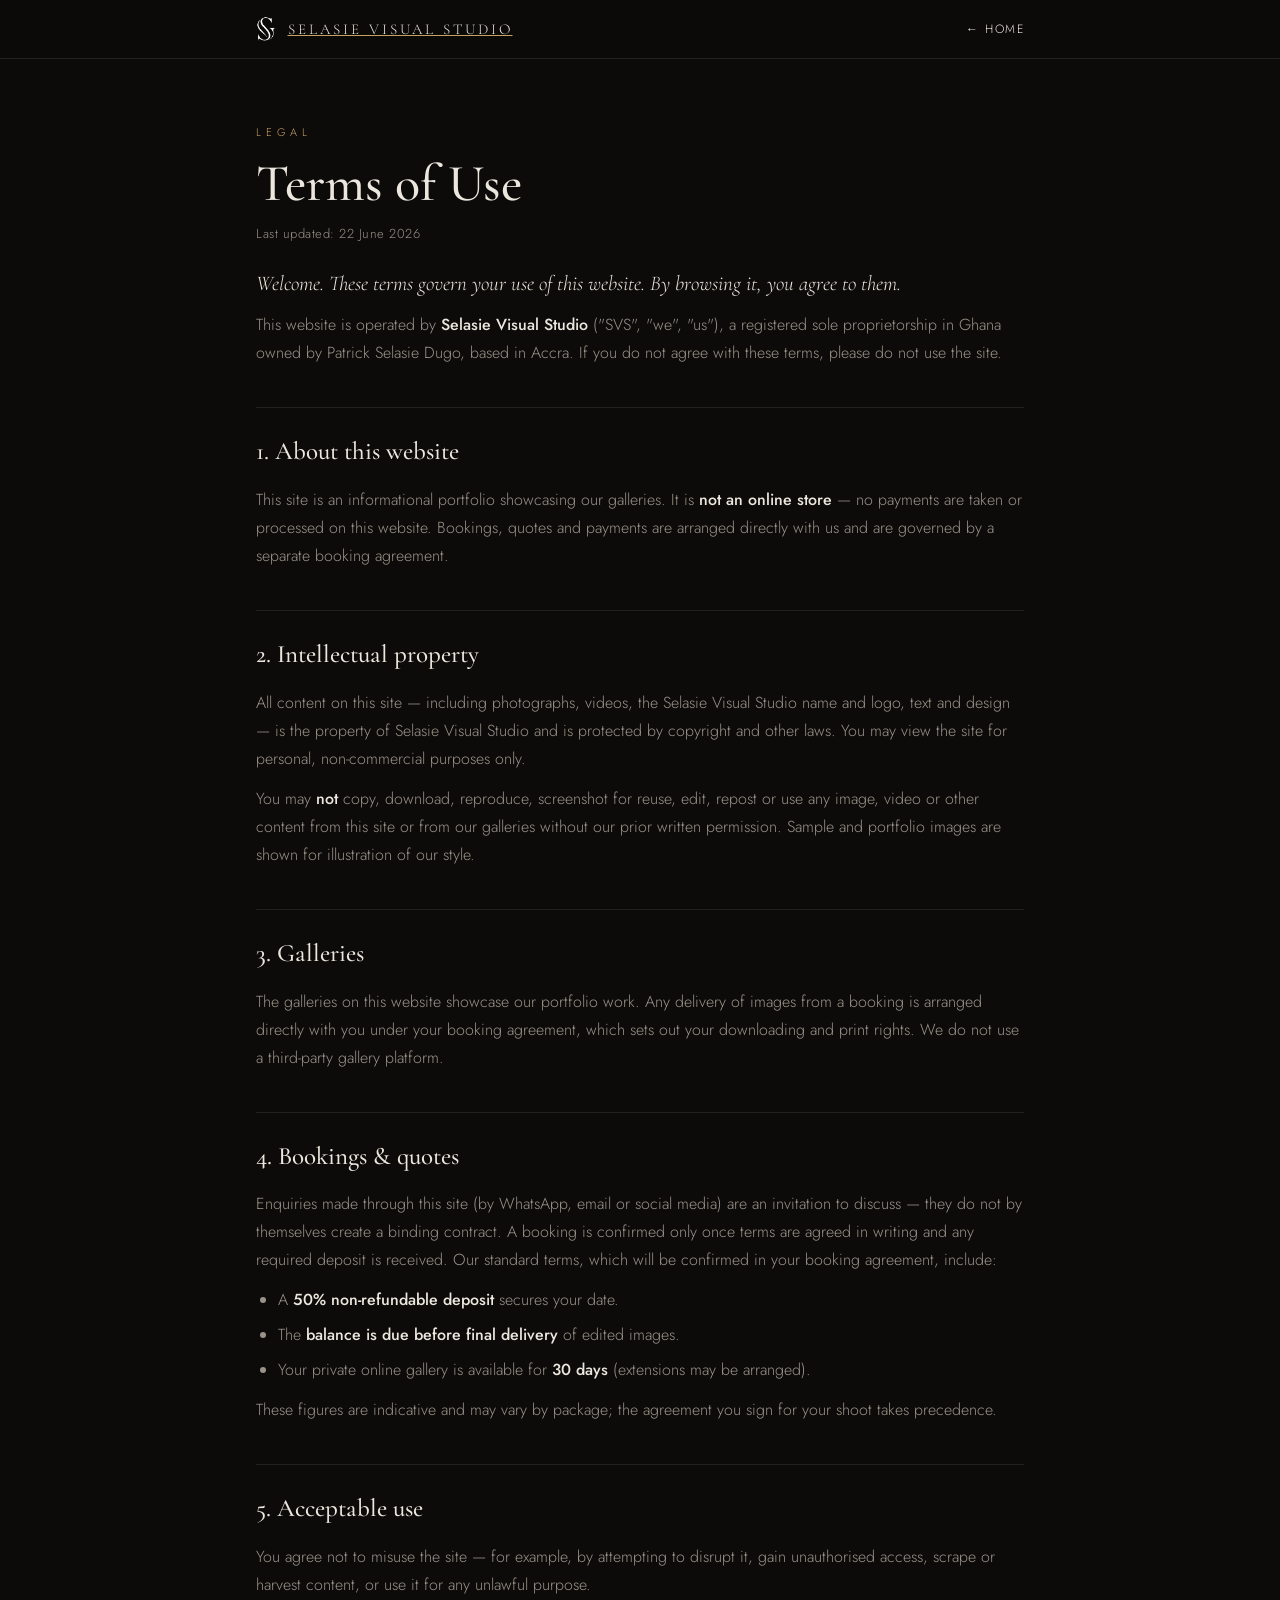
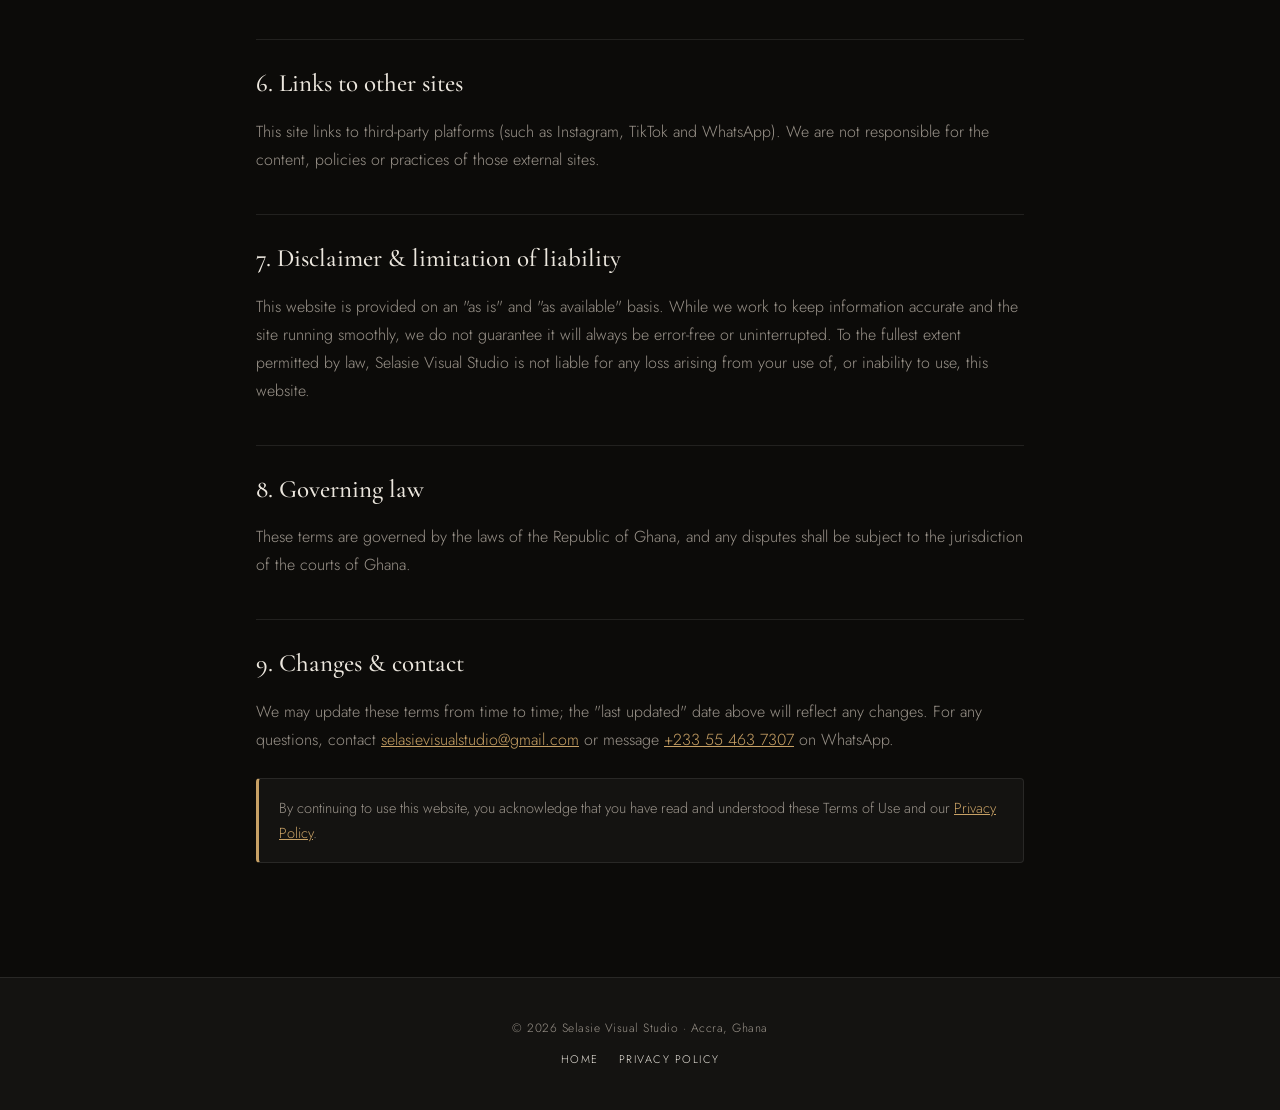
<file: terms.html>
<!doctype html>
<html lang="en">
<head>
<meta charset="utf-8">
<meta name="viewport" content="width=device-width,initial-scale=1">
<title>Terms of Use — Selasie Visual Studio</title>
<meta name="description" content="The terms that govern your use of the Selasie Visual Studio website.">
<meta name="robots" content="all">
<link rel="icon" type="image/png" href="images/logo-dark.png">
<link rel="preconnect" href="https://fonts.googleapis.com">
<link rel="preconnect" href="https://fonts.gstatic.com" crossorigin>
<link href="https://fonts.googleapis.com/css2?family=Cormorant+Garamond:wght@500;600&family=Jost:wght@300;400;500&display=swap" rel="stylesheet">
<link rel="stylesheet" href="css/legal.css">
</head>
<body>
<div class="bar"><div class="bar-in">
  <a href="index.html" class="brand"><img src="images/logo-white.png" alt=""><span>SELASIE VISUAL STUDIO</span></a>
  <a href="index.html" class="home">← Home</a>
</div></div>

<article class="doc">
  <div class="eyebrow">Legal</div>
  <h1>Terms of Use</h1>
  <p class="updated">Last updated: 22 June 2026</p>
  <p class="lead">Welcome. These terms govern your use of this website. By browsing it, you agree to them.</p>

  <p>This website is operated by <strong>Selasie Visual Studio</strong> ("SVS", "we", "us"), a registered sole proprietorship in Ghana owned by Patrick Selasie Dugo, based in Accra. If you do not agree with these terms, please do not use the site.</p>

  <h2>1. About this website</h2>
  <p>This site is an informational portfolio showcasing our galleries. It is <strong>not an online store</strong> — no payments are taken or processed on this website. Bookings, quotes and payments are arranged directly with us and are governed by a separate booking agreement.</p>

  <h2>2. Intellectual property</h2>
  <p>All content on this site — including photographs, videos, the Selasie Visual Studio name and logo, text and design — is the property of Selasie Visual Studio and is protected by copyright and other laws. You may view the site for personal, non-commercial purposes only.</p>
  <p>You may <strong>not</strong> copy, download, reproduce, screenshot for reuse, edit, repost or use any image, video or other content from this site or from our galleries without our prior written permission. Sample and portfolio images are shown for illustration of our style.</p>

  <h2>3. Galleries</h2>
  <p>The galleries on this website showcase our portfolio work. Any delivery of images from a booking is arranged directly with you under your booking agreement, which sets out your downloading and print rights. We do not use a third-party gallery platform.</p>

  <h2>4. Bookings &amp; quotes</h2>
  <p>Enquiries made through this site (by WhatsApp, email or social media) are an invitation to discuss — they do not by themselves create a binding contract. A booking is confirmed only once terms are agreed in writing and any required deposit is received. Our standard terms, which will be confirmed in your booking agreement, include:</p>
  <ul>
    <li>A <strong>50% non-refundable deposit</strong> secures your date.</li>
    <li>The <strong>balance is due before final delivery</strong> of edited images.</li>
    <li>Your private online gallery is available for <strong>30 days</strong> (extensions may be arranged).</li>
  </ul>
  <p>These figures are indicative and may vary by package; the agreement you sign for your shoot takes precedence.</p>

  <h2>5. Acceptable use</h2>
  <p>You agree not to misuse the site — for example, by attempting to disrupt it, gain unauthorised access, scrape or harvest content, or use it for any unlawful purpose.</p>

  <h2>6. Links to other sites</h2>
  <p>This site links to third-party platforms (such as Instagram, TikTok and WhatsApp). We are not responsible for the content, policies or practices of those external sites.</p>

  <h2>7. Disclaimer &amp; limitation of liability</h2>
  <p>This website is provided on an "as is" and "as available" basis. While we work to keep information accurate and the site running smoothly, we do not guarantee it will always be error-free or uninterrupted. To the fullest extent permitted by law, Selasie Visual Studio is not liable for any loss arising from your use of, or inability to use, this website.</p>

  <h2>8. Governing law</h2>
  <p>These terms are governed by the laws of the Republic of Ghana, and any disputes shall be subject to the jurisdiction of the courts of Ghana.</p>

  <h2>9. Changes &amp; contact</h2>
  <p>We may update these terms from time to time; the "last updated" date above will reflect any changes. For any questions, contact <a href="mailto:selasievisualstudio@gmail.com">selasievisualstudio@gmail.com</a> or message <a href="https://wa.me/233554637307">+233 55 463 7307</a> on WhatsApp.</p>

  <div class="note">By continuing to use this website, you acknowledge that you have read and understood these Terms of Use and our <a href="privacy.html">Privacy Policy</a>.</div>
</article>

<footer>
  © <span id="yr"></span> Selasie Visual Studio · Accra, Ghana<br>
  <span style="display:inline-block;margin-top:10px">
    <a href="index.html">Home</a><a href="privacy.html">Privacy Policy</a>
  </span>
</footer>
<script>document.getElementById('yr').textContent=new Date().getFullYear();</script>
</body>
</html>
</file>
<file: css/legal.css>
/* SVS legal pages — dark theme, matches index.html design system */
:root{--bg:#0c0b09;--bg-soft:#141311;--panel:#1a1815;--ink:#ece7de;--soft:#9a938a;--line:rgba(255,255,255,.09);--gold:#c8a165}
*{box-sizing:border-box;margin:0;padding:0}
body{font-family:'Jost',-apple-system,sans-serif;background:var(--bg);color:var(--ink);line-height:1.75;font-weight:300;font-size:16px}
a{color:var(--gold)}
.bar{position:sticky;top:0;background:rgba(12,11,9,.92);backdrop-filter:blur(10px);border-bottom:1px solid var(--line);z-index:10}
.bar-in{max-width:820px;margin:0 auto;padding:16px 26px;display:flex;align-items:center;justify-content:space-between}
.brand{display:flex;align-items:center;gap:11px}
.brand img{height:26px}
.brand span{font-family:'Cormorant Garamond',serif;letter-spacing:3px;font-size:15px;color:var(--ink)}
.bar a.home{font-size:12px;letter-spacing:1.5px;text-transform:uppercase;color:var(--ink);text-decoration:none}
.bar a.home:hover{color:var(--gold)}
.doc{max-width:820px;margin:0 auto;padding:64px 26px 90px}
.eyebrow{font-size:11px;letter-spacing:5px;text-transform:uppercase;color:var(--gold);margin-bottom:14px}
h1{font-family:'Cormorant Garamond',serif;font-weight:500;font-size:clamp(34px,6vw,52px);line-height:1.05;margin-bottom:10px}
.updated{color:var(--soft);font-size:13px;letter-spacing:.5px;margin-bottom:8px}
.lead{font-family:'Cormorant Garamond',serif;font-style:italic;font-size:21px;color:var(--ink);margin:22px 0 10px;line-height:1.5}
h2{font-family:'Cormorant Garamond',serif;font-weight:500;font-size:25px;margin:40px 0 10px;padding-top:22px;border-top:1px solid var(--line)}
p{color:var(--soft);margin:12px 0}
ul{margin:12px 0 12px 22px;color:var(--soft)}
li{margin:7px 0}
strong{font-weight:500;color:var(--ink)}
.note{background:var(--bg-soft);border:1px solid var(--line);border-left:3px solid var(--gold);border-radius:4px;padding:16px 20px;margin:24px 0;font-size:14.5px;color:var(--soft)}
footer{background:var(--bg-soft);border-top:1px solid var(--line);text-align:center;padding:40px 20px;color:var(--soft);font-size:12px;letter-spacing:.5px}
footer a{color:var(--ink);text-transform:uppercase;letter-spacing:1.5px;font-size:11px;margin:0 10px;text-decoration:none}
footer a:hover{color:var(--gold)}

:focus-visible{outline:2px solid var(--gold);outline-offset:3px}
@media(prefers-reduced-motion:reduce){*{transition:none!important;scroll-behavior:auto!important}}
</file>
